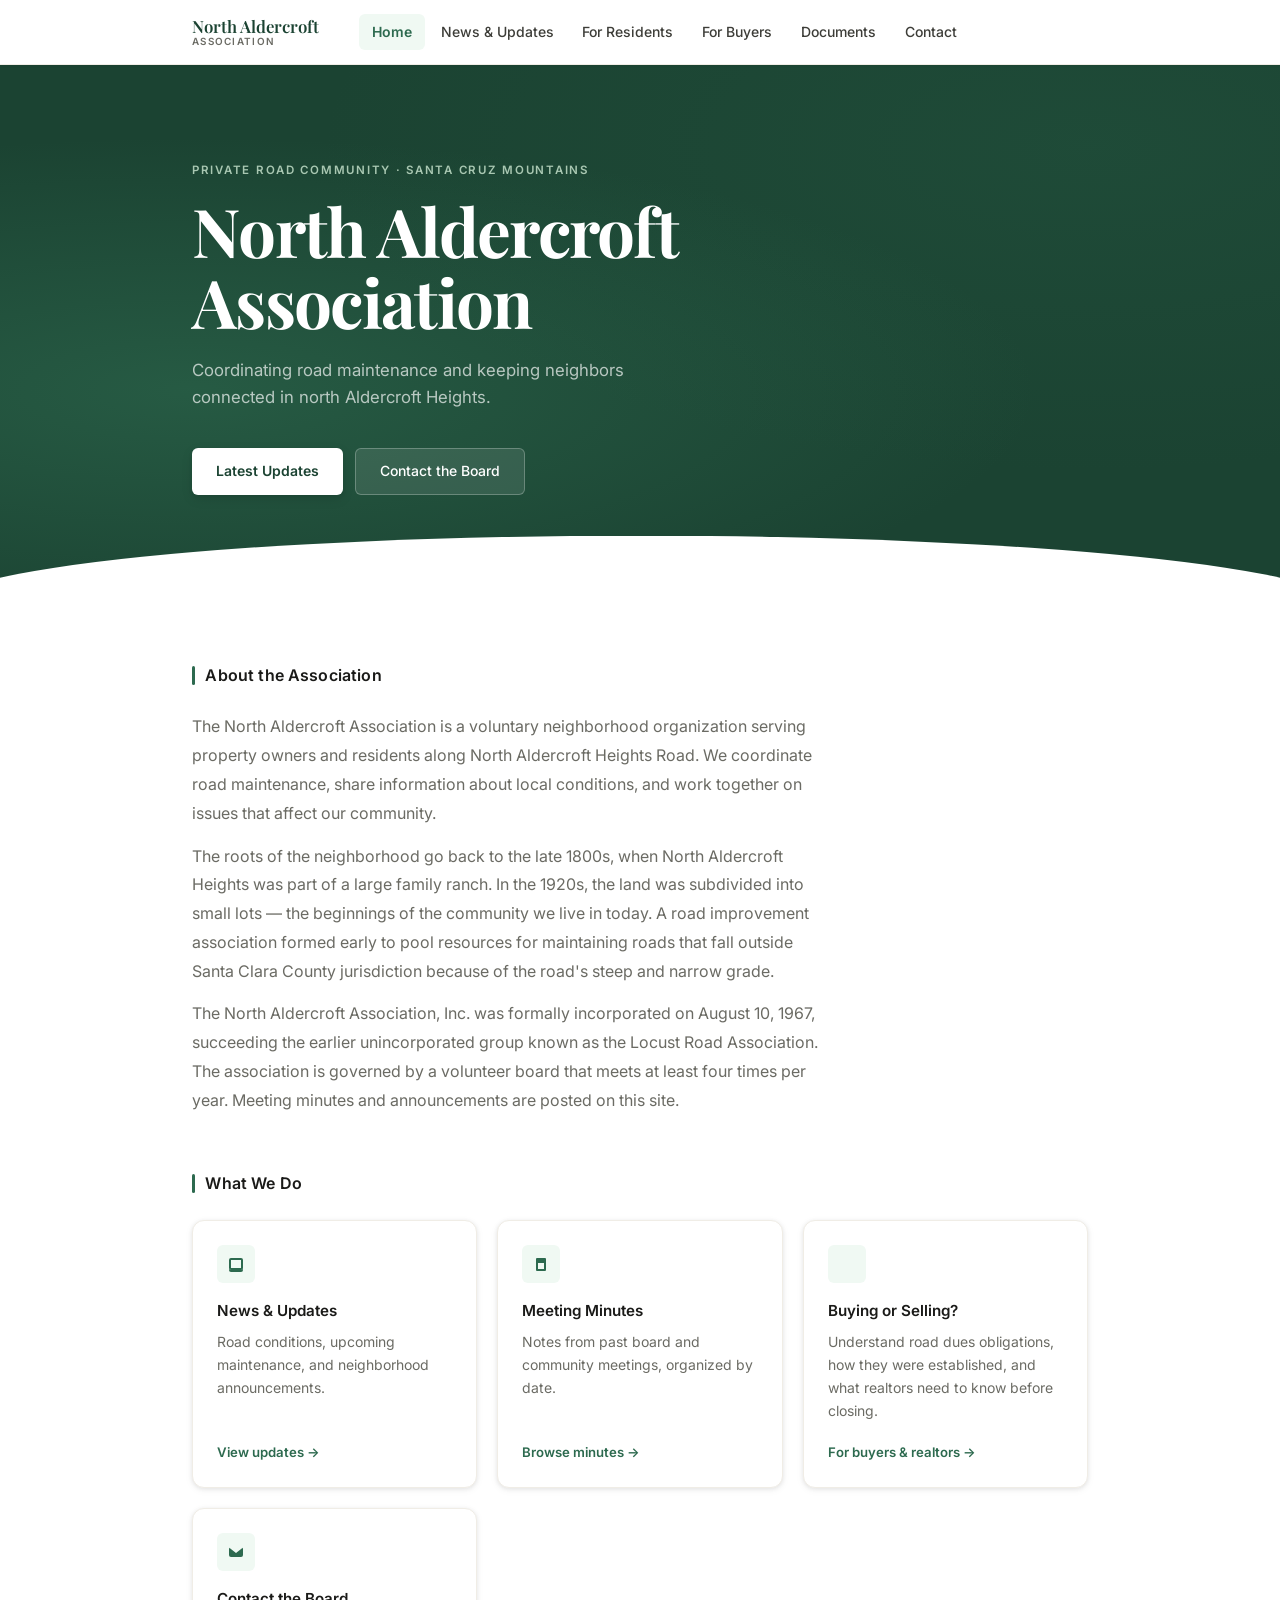
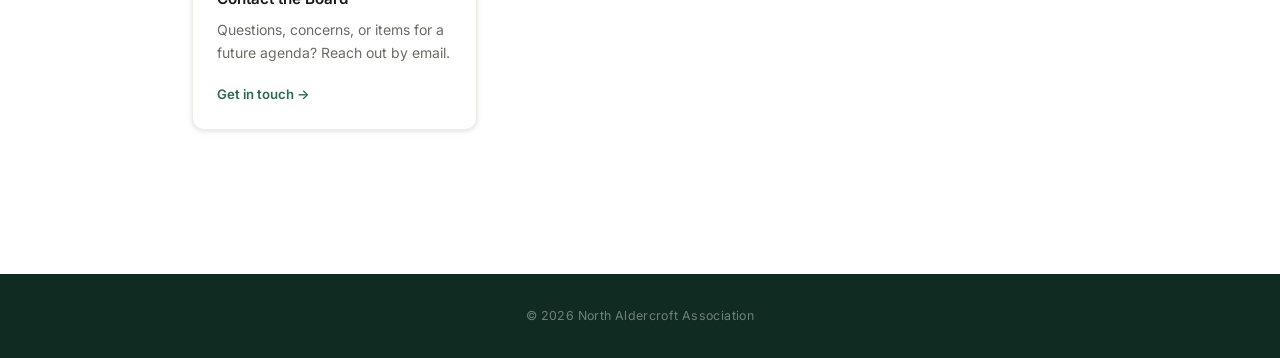
<file: index.html>
<!DOCTYPE html>
<html lang="en">
<head>
  <meta charset="UTF-8">
  <meta name="viewport" content="width=device-width, initial-scale=1.0">
  <title>North Aldercroft Association</title>
  <link rel="stylesheet" href="css/style.css">
</head>
<body>

<header class="site-header">
  <div class="header-inner">
    <a class="logo" href="index.html">
      <span class="logo-primary">North Aldercroft</span>
      <span class="logo-secondary">Association</span>
    </a>
    <nav aria-label="Main navigation">
      <ul>
        <li><a href="index.html" aria-current="page">Home</a></li>
        <li><a href="news.html">News &amp; Updates</a></li>
        <li><a href="residents.html">For Residents</a></li>
        <li><a href="buyers.html">For Buyers</a></li>
        <li><a href="documents.html">Documents</a></li>
        <li><a href="contact.html">Contact</a></li>
      </ul>
    </nav>
    <button class="nav-toggle" aria-label="Open navigation" aria-expanded="false"><span></span><span></span><span></span></button>
  </div>
</header>

<section class="hero">
  <div class="hero-inner">
    <p class="hero-eyebrow">Private Road Community &middot; Santa Cruz Mountains</p>
    <h1>North Aldercroft<br>Association</h1>
    <p class="hero-sub">Coordinating road maintenance and keeping neighbors connected in north Aldercroft Heights.</p>
    <div class="hero-actions">
      <a href="news.html" class="btn-primary">Latest Updates</a>
      <a href="contact.html" class="btn-ghost">Contact the Board</a>
    </div>
  </div>
</section>

<main>

  <div class="section">
    <div class="section-label"><h2>About the Association</h2></div>
    <div class="about-body">
      <p>The North Aldercroft Association is a voluntary neighborhood organization serving property owners and residents along North Aldercroft Heights Road. We coordinate road maintenance, share information about local conditions, and work together on issues that affect our community.</p>
      <p>The roots of the neighborhood go back to the late 1800s, when North Aldercroft Heights was part of a large family ranch. In the 1920s, the land was subdivided into small lots — the beginnings of the community we live in today. A road improvement association formed early to pool resources for maintaining roads that fall outside Santa Clara County jurisdiction because of the road's steep and narrow grade.</p>
      <p>The North Aldercroft Association, Inc. was formally incorporated on August 10, 1967, succeeding the earlier unincorporated group known as the Locust Road Association. The association is governed by a volunteer board that meets at least four times per year. Meeting minutes and announcements are posted on this site.</p>
    </div>
  </div>

  <div class="section">
    <div class="section-label"><h2>What We Do</h2></div>
    <div class="card-grid">
      <div class="card">
        <div class="card-icon card-icon-news" aria-hidden="true"></div>
        <h3>News &amp; Updates</h3>
        <p>Road conditions, upcoming maintenance, and neighborhood announcements.</p>
        <a href="news.html" class="card-link">View updates &rarr;</a>
      </div>
      <div class="card">
        <div class="card-icon card-icon-minutes" aria-hidden="true"></div>
        <h3>Meeting Minutes</h3>
        <p>Notes from past board and community meetings, organized by date.</p>
        <a href="news.html#minutes" class="card-link">Browse minutes &rarr;</a>
      </div>
      <div class="card">
        <div class="card-icon card-icon-buyers" aria-hidden="true"></div>
        <h3>Buying or Selling?</h3>
        <p>Understand road dues obligations, how they were established, and what realtors need to know before closing.</p>
        <a href="buyers.html" class="card-link">For buyers &amp; realtors &rarr;</a>
      </div>
      <div class="card">
        <div class="card-icon card-icon-contact" aria-hidden="true"></div>
        <h3>Contact the Board</h3>
        <p>Questions, concerns, or items for a future agenda? Reach out by email.</p>
        <a href="contact.html" class="card-link">Get in touch &rarr;</a>
      </div>
    </div>
  </div>

</main>

<footer>
  &copy; <script>document.write(new Date().getFullYear())</script> North Aldercroft Association
</footer>

<script src="js/nav.js"></script>
</body>
</html>
</file>
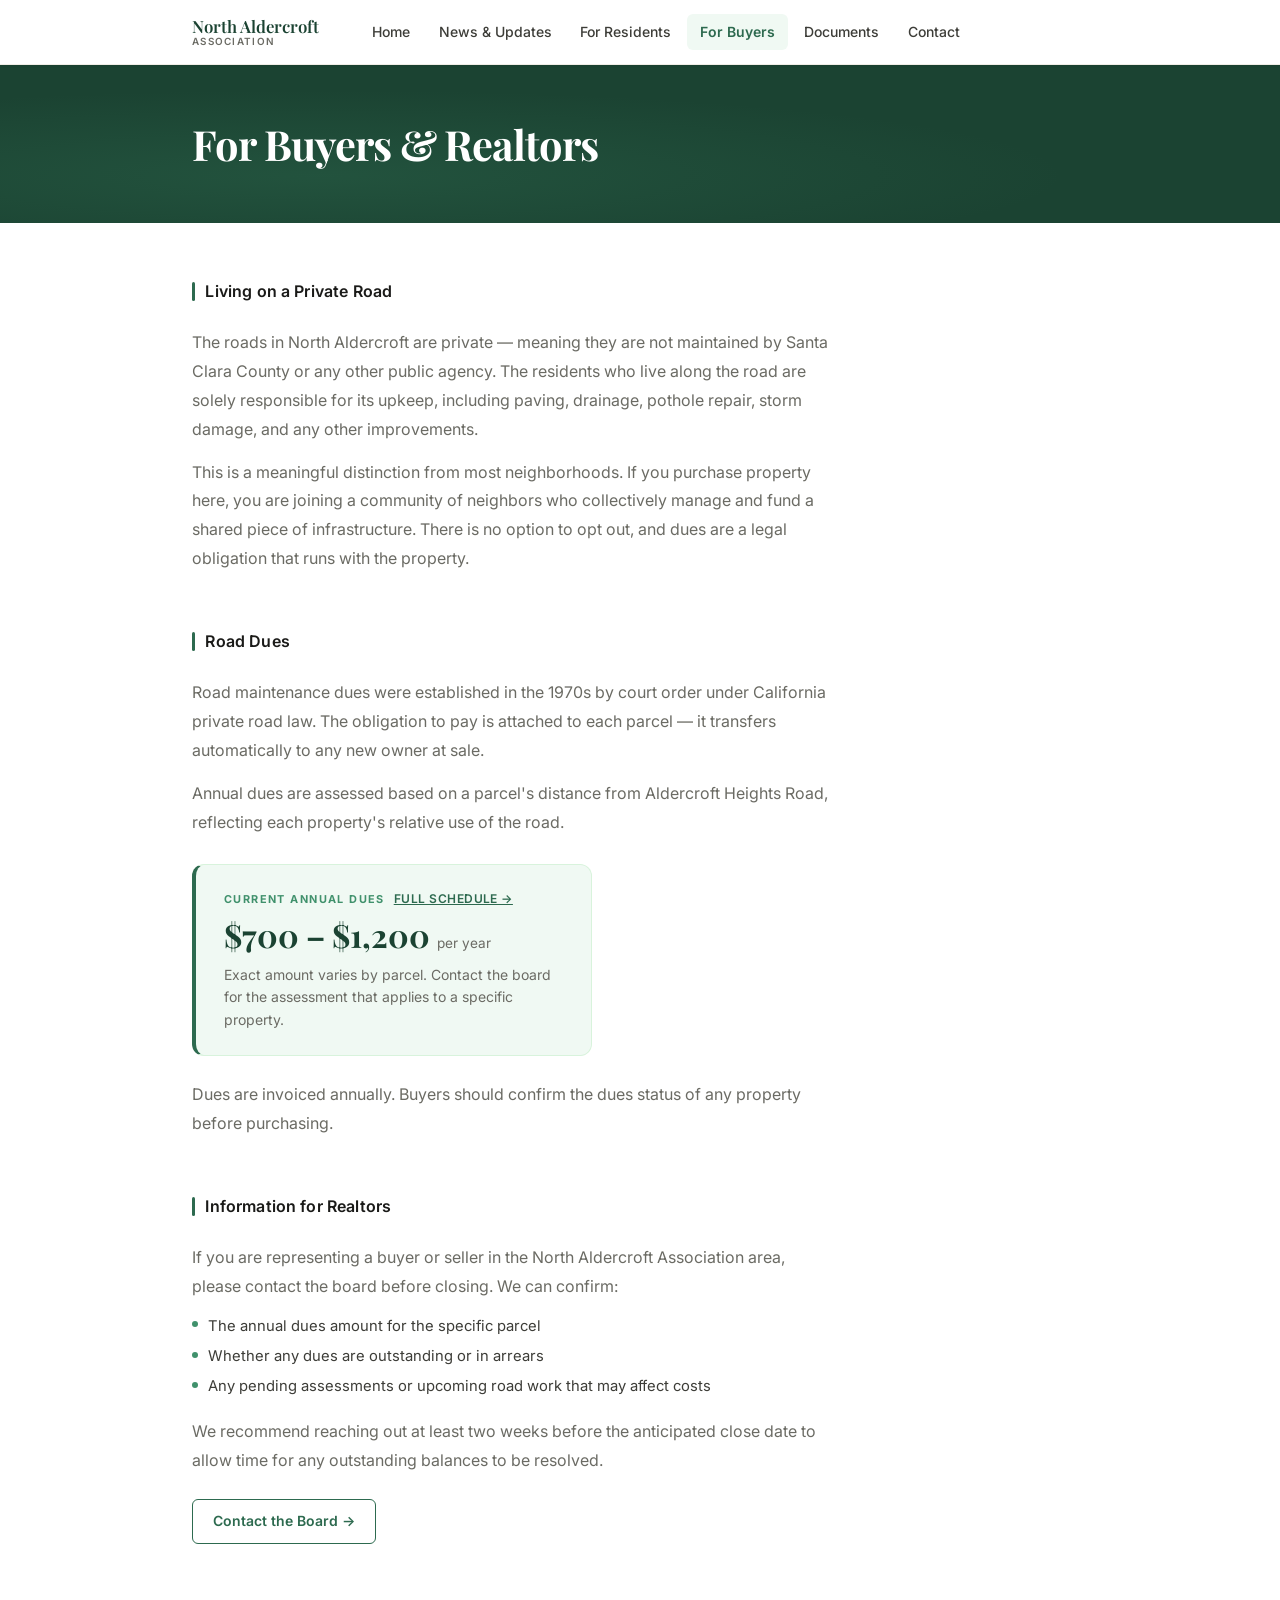
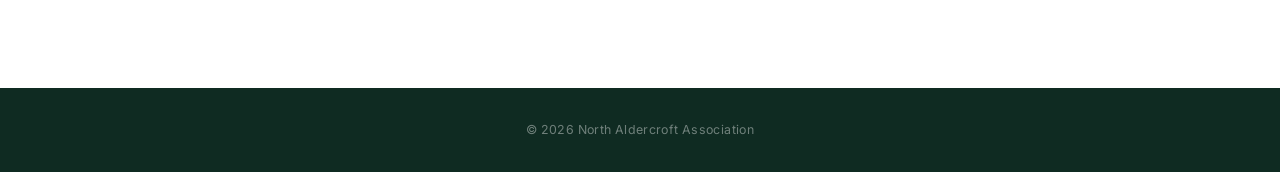
<file: buyers.html>
<!DOCTYPE html>
<html lang="en">
<head>
  <meta charset="UTF-8">
  <meta name="viewport" content="width=device-width, initial-scale=1.0">
  <title>For Buyers &amp; Realtors — North Aldercroft Association</title>
  <link rel="stylesheet" href="css/style.css">
</head>
<body>

<header class="site-header">
  <div class="header-inner">
    <a class="logo" href="index.html">
      <span class="logo-primary">North Aldercroft</span>
      <span class="logo-secondary">Association</span>
    </a>
    <nav aria-label="Main navigation">
      <ul>
        <li><a href="index.html">Home</a></li>
        <li><a href="news.html">News &amp; Updates</a></li>
        <li><a href="residents.html">For Residents</a></li>
        <li><a href="buyers.html" aria-current="page">For Buyers</a></li>
        <li><a href="documents.html">Documents</a></li>
        <li><a href="contact.html">Contact</a></li>
      </ul>
    </nav>
    <button class="nav-toggle" aria-label="Open navigation" aria-expanded="false"><span></span><span></span><span></span></button>
  </div>
</header>

<section class="page-header">
  <div class="page-header-inner">
    <h1>For Buyers &amp; Realtors</h1>
  </div>
</section>

<main>

  <div class="section">
    <div class="section-label"><h2>Living on a Private Road</h2></div>
    <div class="prose">
      <p>The roads in North Aldercroft are private — meaning they are not maintained by Santa Clara County or any other public agency. The residents who live along the road are solely responsible for its upkeep, including paving, drainage, pothole repair, storm damage, and any other improvements.</p>
      <p>This is a meaningful distinction from most neighborhoods. If you purchase property here, you are joining a community of neighbors who collectively manage and fund a shared piece of infrastructure. There is no option to opt out, and dues are a legal obligation that runs with the property.</p>
    </div>
  </div>

  <div class="section">
    <div class="section-label"><h2>Road Dues</h2></div>
    <div class="prose">
      <p>Road maintenance dues were established in the 1970s by court order under California private road law. The obligation to pay is attached to each parcel — it transfers automatically to any new owner at sale.</p>
      <p>Annual dues are assessed based on a parcel's distance from Aldercroft Heights Road, reflecting each property's relative use of the road.</p>
    </div>

    <div class="callout">
      <div class="callout-label">Current annual dues &nbsp;<a href="docs/dues-structure.html" style="font-weight:600;color:var(--forest-700);font-size:0.75rem;letter-spacing:0.04em;">Full schedule &rarr;</a></div>
      <div class="callout-amount">$700 – $1,200 <span>per year</span></div>
      <p>Exact amount varies by parcel. Contact the board for the assessment that applies to a specific property.</p>
    </div>

    <div class="prose" style="margin-top: 1.5rem;">
      <p>Dues are invoiced annually. Buyers should confirm the dues status of any property before purchasing.</p>
    </div>
  </div>

  <div class="section">
    <div class="section-label"><h2>Information for Realtors</h2></div>
    <div class="prose">
      <p>If you are representing a buyer or seller in the North Aldercroft Association area, please contact the board before closing. We can confirm:</p>
    </div>
    <ul class="info-list">
      <li>The annual dues amount for the specific parcel</li>
      <li>Whether any dues are outstanding or in arrears</li>
      <li>Any pending assessments or upcoming road work that may affect costs</li>
    </ul>
    <div class="prose" style="margin-top: 1.25rem;">
      <p>We recommend reaching out at least two weeks before the anticipated close date to allow time for any outstanding balances to be resolved.</p>
    </div>
    <a href="contact.html" class="btn-outline">Contact the Board &rarr;</a>
  </div>

</main>

<footer>
  &copy; <script>document.write(new Date().getFullYear())</script> North Aldercroft Association
</footer>

<script src="js/nav.js"></script>
</body>
</html>
</file>
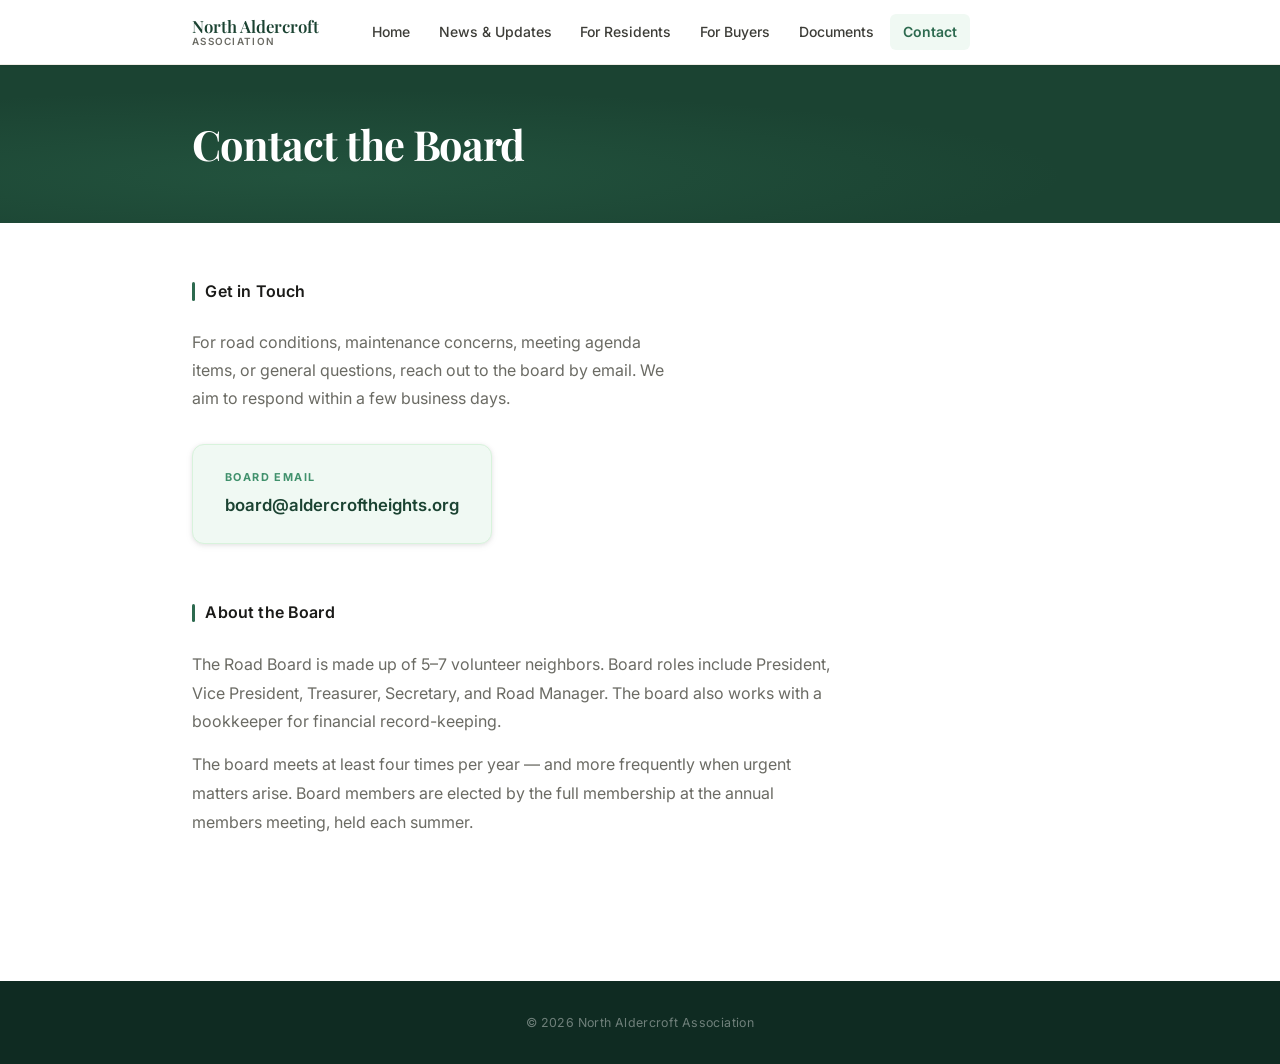
<file: contact.html>
<!DOCTYPE html>
<html lang="en">
<head>
  <meta charset="UTF-8">
  <meta name="viewport" content="width=device-width, initial-scale=1.0">
  <title>Contact — North Aldercroft Association</title>
  <link rel="stylesheet" href="css/style.css">
</head>
<body>

<header class="site-header">
  <div class="header-inner">
    <a class="logo" href="index.html">
      <span class="logo-primary">North Aldercroft</span>
      <span class="logo-secondary">Association</span>
    </a>
    <nav aria-label="Main navigation">
      <ul>
        <li><a href="index.html">Home</a></li>
        <li><a href="news.html">News &amp; Updates</a></li>
        <li><a href="residents.html">For Residents</a></li>
        <li><a href="buyers.html">For Buyers</a></li>
        <li><a href="documents.html">Documents</a></li>
        <li><a href="contact.html" aria-current="page">Contact</a></li>
      </ul>
    </nav>
    <button class="nav-toggle" aria-label="Open navigation" aria-expanded="false"><span></span><span></span><span></span></button>
  </div>
</header>

<section class="page-header">
  <div class="page-header-inner">
    <h1>Contact the Board</h1>
  </div>
</section>

<main>

  <div class="section">
    <div class="section-label"><h2>Get in Touch</h2></div>
    <p class="contact-intro">For road conditions, maintenance concerns, meeting agenda items, or general questions, reach out to the board by email. We aim to respond within a few business days.</p>
    <div class="contact-card">
      <div class="label">Board email</div>
      <a href="mailto:board@aldercroftheights.org">board@aldercroftheights.org</a>
    </div>
  </div>

  <div class="section">
    <div class="section-label"><h2>About the Board</h2></div>
    <div class="prose">
      <p>The Road Board is made up of 5–7 volunteer neighbors. Board roles include President, Vice President, Treasurer, Secretary, and Road Manager. The board also works with a bookkeeper for financial record-keeping.</p>
      <p>The board meets at least four times per year — and more frequently when urgent matters arise. Board members are elected by the full membership at the annual members meeting, held each summer.</p>
    </div>
  </div>

</main>

<footer>
  &copy; <script>document.write(new Date().getFullYear())</script> North Aldercroft Association
</footer>

<script src="js/nav.js"></script>
</body>
</html>
</file>
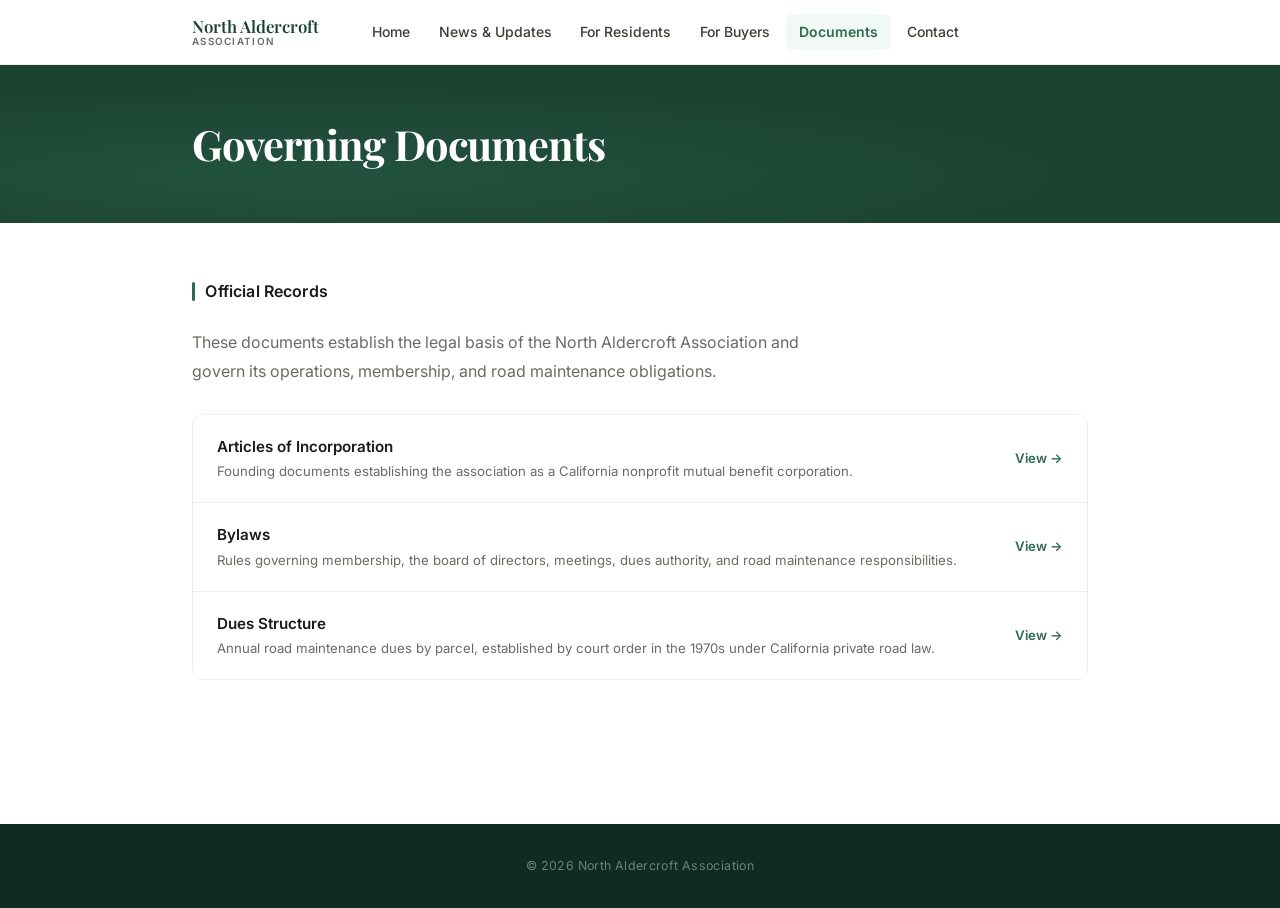
<file: documents.html>
<!DOCTYPE html>
<html lang="en">
<head>
  <meta charset="UTF-8">
  <meta name="viewport" content="width=device-width, initial-scale=1.0">
  <title>Documents — North Aldercroft Association</title>
  <link rel="stylesheet" href="css/style.css">
</head>
<body>

<header class="site-header">
  <div class="header-inner">
    <a class="logo" href="index.html">
      <span class="logo-primary">North Aldercroft</span>
      <span class="logo-secondary">Association</span>
    </a>
    <nav aria-label="Main navigation">
      <ul>
        <li><a href="index.html">Home</a></li>
        <li><a href="news.html">News &amp; Updates</a></li>
        <li><a href="residents.html">For Residents</a></li>
        <li><a href="buyers.html">For Buyers</a></li>
        <li><a href="documents.html" aria-current="page">Documents</a></li>
        <li><a href="contact.html">Contact</a></li>
      </ul>
    </nav>
    <button class="nav-toggle" aria-label="Open navigation" aria-expanded="false"><span></span><span></span><span></span></button>
  </div>
</header>

<section class="page-header">
  <div class="page-header-inner">
    <h1>Governing Documents</h1>
  </div>
</section>

<main>

  <div class="section">
    <div class="section-label"><h2>Official Records</h2></div>
    <p class="prose" style="margin-bottom: 1.75rem;">These documents establish the legal basis of the North Aldercroft Association and govern its operations, membership, and road maintenance obligations.</p>

    <ul class="doc-list">
      <li>
        <div class="doc-info">
          <h3>Articles of Incorporation</h3>
          <p>Founding documents establishing the association as a California nonprofit mutual benefit corporation.</p>
        </div>
        <a href="docs/articles.html" class="doc-link">View &rarr;</a>
      </li>
      <li>
        <div class="doc-info">
          <h3>Bylaws</h3>
          <p>Rules governing membership, the board of directors, meetings, dues authority, and road maintenance responsibilities.</p>
        </div>
        <a href="docs/bylaws.html" class="doc-link">View &rarr;</a>
      </li>
      <li>
        <div class="doc-info">
          <h3>Dues Structure</h3>
          <p>Annual road maintenance dues by parcel, established by court order in the 1970s under California private road law.</p>
        </div>
        <a href="docs/dues-structure.html" class="doc-link">View &rarr;</a>
      </li>
    </ul>
  </div>

</main>

<footer>
  &copy; <script>document.write(new Date().getFullYear())</script> North Aldercroft Association
</footer>

<script src="js/nav.js"></script>
</body>
</html>
</file>
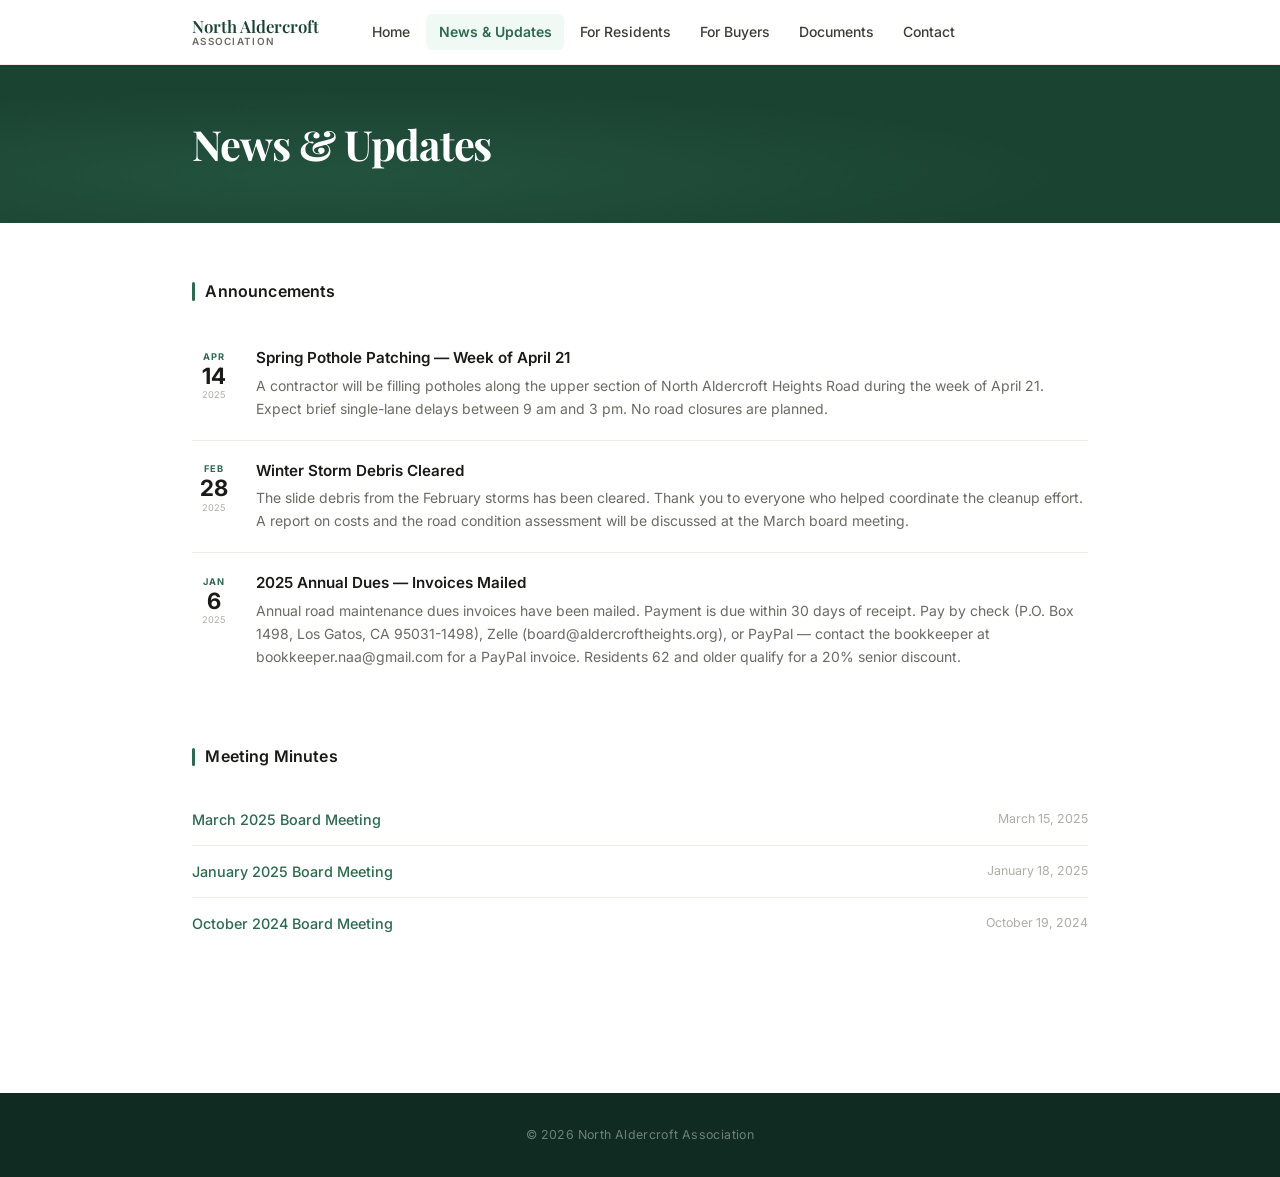
<file: news.html>
<!DOCTYPE html>
<html lang="en">
<head>
  <meta charset="UTF-8">
  <meta name="viewport" content="width=device-width, initial-scale=1.0">
  <title>News &amp; Updates — North Aldercroft Association</title>
  <link rel="stylesheet" href="css/style.css">
</head>
<body>

<header class="site-header">
  <div class="header-inner">
    <a class="logo" href="index.html">
      <span class="logo-primary">North Aldercroft</span>
      <span class="logo-secondary">Association</span>
    </a>
    <nav aria-label="Main navigation">
      <ul>
        <li><a href="index.html">Home</a></li>
        <li><a href="news.html" aria-current="page">News &amp; Updates</a></li>
        <li><a href="residents.html">For Residents</a></li>
        <li><a href="buyers.html">For Buyers</a></li>
        <li><a href="documents.html">Documents</a></li>
        <li><a href="contact.html">Contact</a></li>
      </ul>
    </nav>
    <button class="nav-toggle" aria-label="Open navigation" aria-expanded="false"><span></span><span></span><span></span></button>
  </div>
</header>

<section class="page-header">
  <div class="page-header-inner">
    <h1>News &amp; Updates</h1>
  </div>
</section>

<main>

  <div class="section">
    <div class="section-label"><h2>Announcements</h2></div>
    <!-- Add new announcements at the top of this list -->
    <ul class="announcement-list">

      <li>
        <div class="ann-date-badge">
          <span class="month">Apr</span>
          <span class="day">14</span>
          <span class="year">2025</span>
        </div>
        <div class="ann-content">
          <div class="ann-title">Spring Pothole Patching — Week of April 21</div>
          <div class="ann-body">A contractor will be filling potholes along the upper section of North Aldercroft Heights Road during the week of April 21. Expect brief single-lane delays between 9 am and 3 pm. No road closures are planned.</div>
        </div>
      </li>

      <li>
        <div class="ann-date-badge">
          <span class="month">Feb</span>
          <span class="day">28</span>
          <span class="year">2025</span>
        </div>
        <div class="ann-content">
          <div class="ann-title">Winter Storm Debris Cleared</div>
          <div class="ann-body">The slide debris from the February storms has been cleared. Thank you to everyone who helped coordinate the cleanup effort. A report on costs and the road condition assessment will be discussed at the March board meeting.</div>
        </div>
      </li>

      <li>
        <div class="ann-date-badge">
          <span class="month">Jan</span>
          <span class="day">6</span>
          <span class="year">2025</span>
        </div>
        <div class="ann-content">
          <div class="ann-title">2025 Annual Dues — Invoices Mailed</div>
          <div class="ann-body">Annual road maintenance dues invoices have been mailed. Payment is due within 30 days of receipt. Pay by check (P.O. Box 1498, Los Gatos, CA 95031-1498), Zelle (board@aldercroftheights.org), or PayPal — contact the bookkeeper at bookkeeper.naa@gmail.com for a PayPal invoice. Residents 62 and older qualify for a 20% senior discount.</div>
        </div>
      </li>

    </ul>
  </div>

  <div class="section" id="minutes">
    <div class="section-label"><h2>Meeting Minutes</h2></div>
    <ul class="minutes-list" id="minutes-list">
      <li id="minutes-loading">Loading minutes&hellip;</li>
    </ul>
  </div>

</main>

<footer>
  &copy; <script>document.write(new Date().getFullYear())</script> North Aldercroft Association
</footer>

<script src="minutes/index.js"></script>
<script>
  (function () {
    var list = document.getElementById('minutes-list');
    var loading = document.getElementById('minutes-loading');

    if (!window.MINUTES_INDEX || window.MINUTES_INDEX.length === 0) {
      loading.textContent = 'No minutes posted yet.';
      return;
    }

    list.removeChild(loading);

    window.MINUTES_INDEX.forEach(function (m) {
      var d = new Date(m.date + 'T12:00:00');
      var label = d.toLocaleDateString('en-US', { year: 'numeric', month: 'long', day: 'numeric' });
      var li = document.createElement('li');
      li.innerHTML =
        '<a href="minutes/' + m.file + '">' + m.label + '</a>' +
        '<span class="date">' + label + '</span>';
      list.appendChild(li);
    });
  })();
</script>

<script src="js/nav.js"></script>
</body>
</html>
</file>
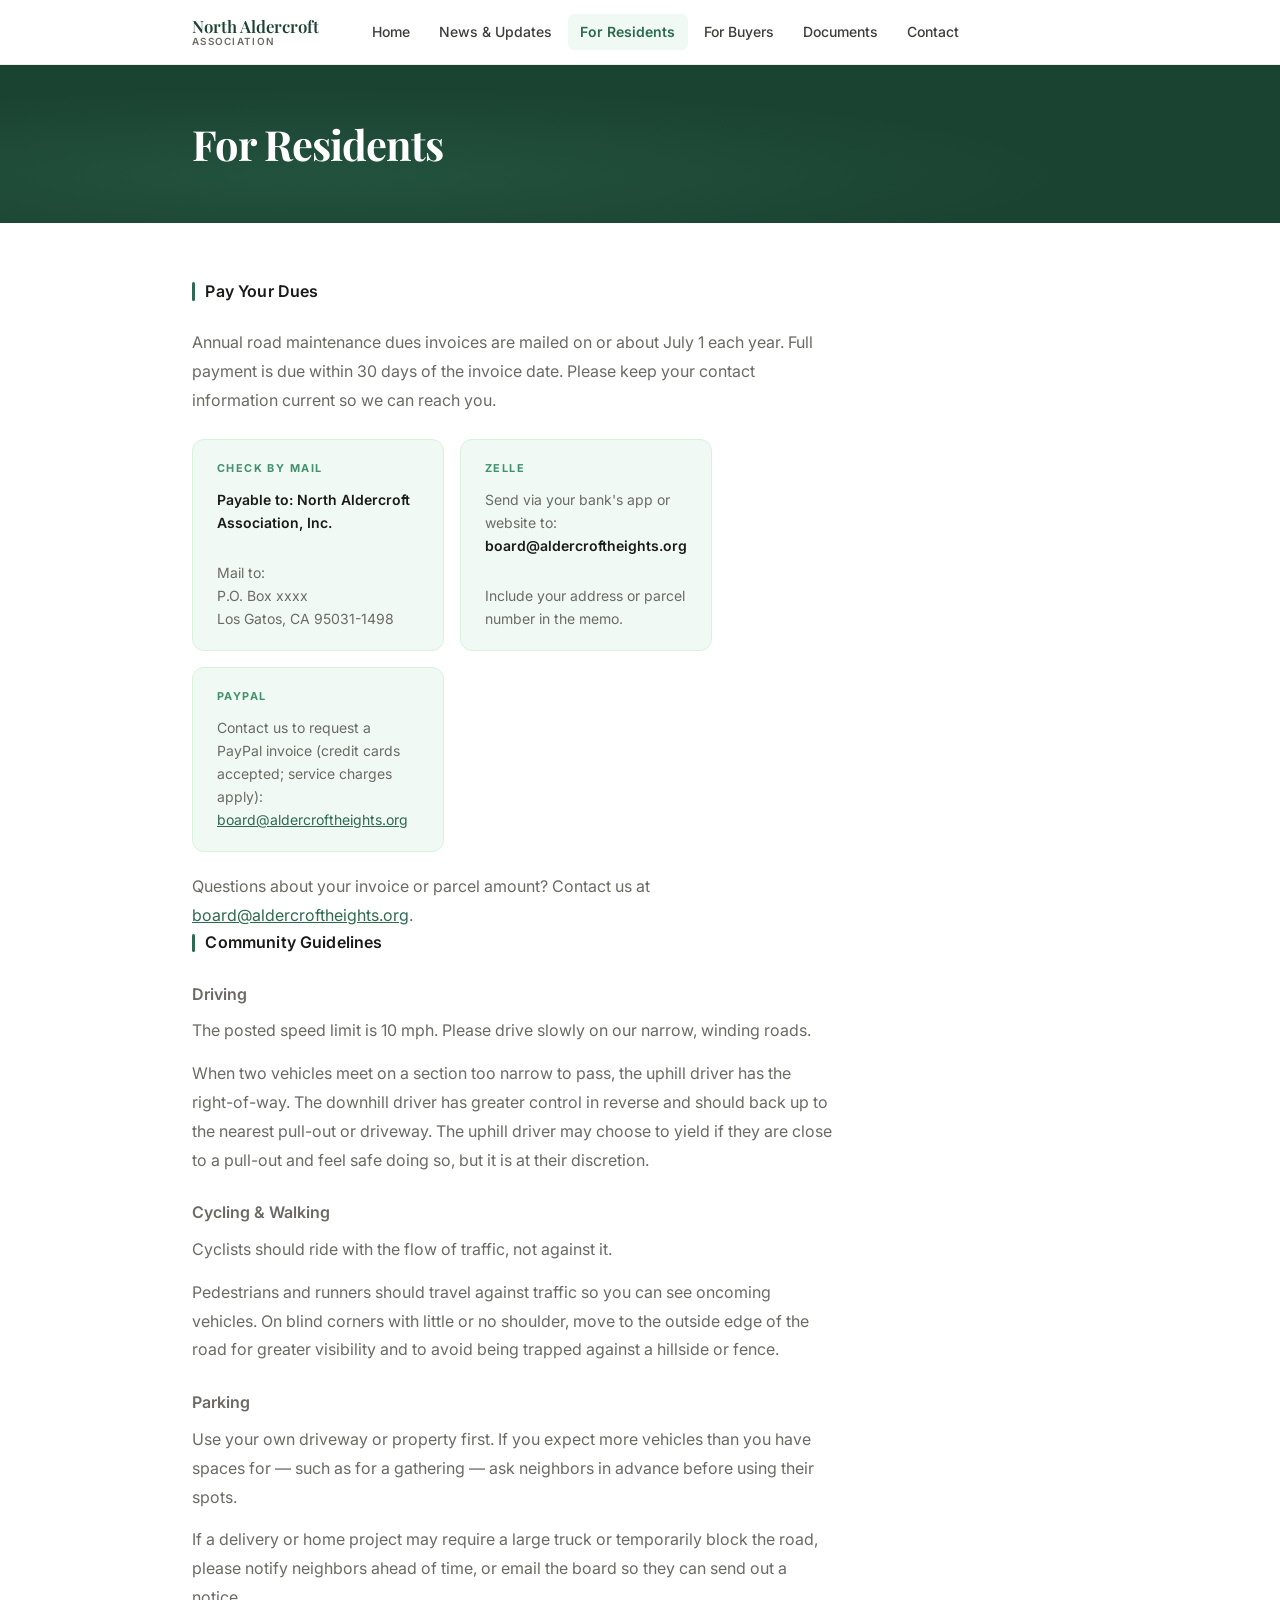
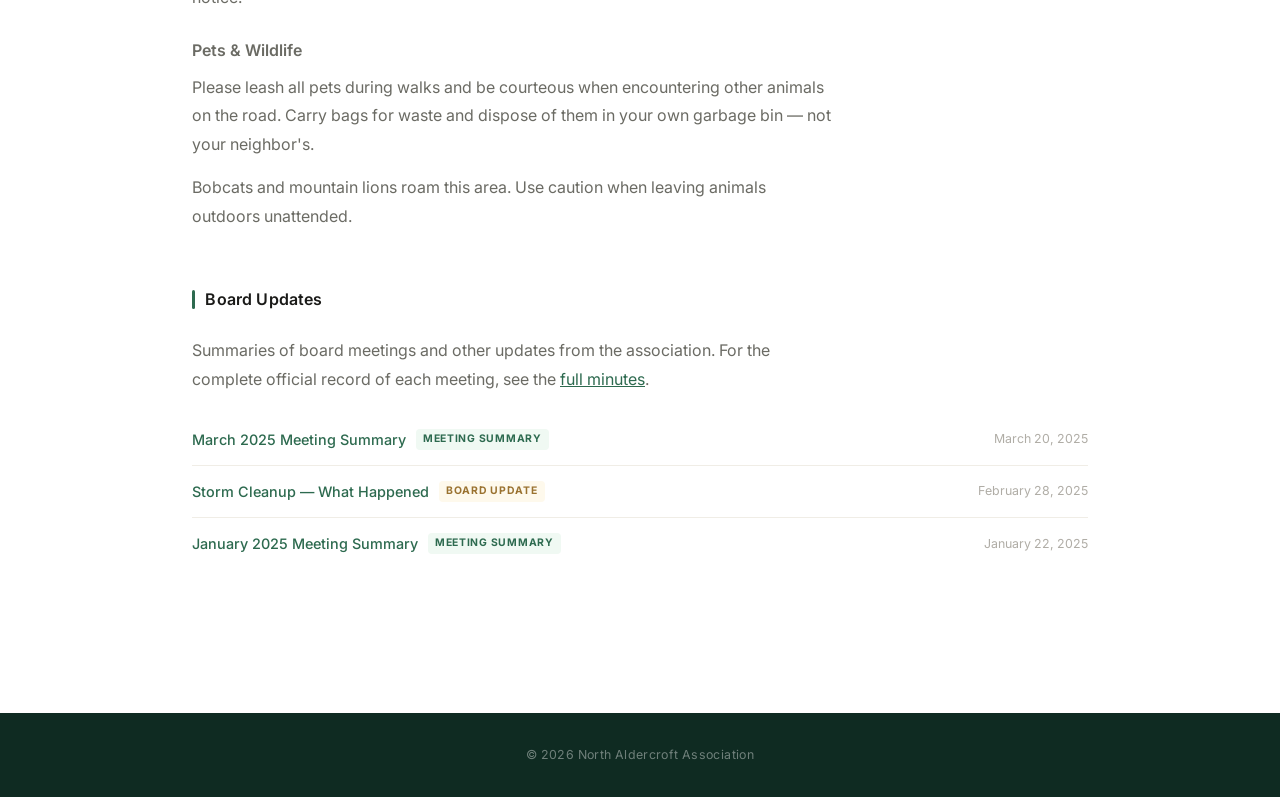
<file: residents.html>
<!DOCTYPE html>
<html lang="en">
<head>
  <meta charset="UTF-8">
  <meta name="viewport" content="width=device-width, initial-scale=1.0">
  <title>For Residents — North Aldercroft Association</title>
  <link rel="stylesheet" href="css/style.css">
</head>
<body>

<header class="site-header">
  <div class="header-inner">
    <a class="logo" href="index.html">
      <span class="logo-primary">North Aldercroft</span>
      <span class="logo-secondary">Association</span>
    </a>
    <nav aria-label="Main navigation">
      <ul>
        <li><a href="index.html">Home</a></li>
        <li><a href="news.html">News &amp; Updates</a></li>
        <li><a href="residents.html" aria-current="page">For Residents</a></li>
        <li><a href="buyers.html">For Buyers</a></li>
        <li><a href="documents.html">Documents</a></li>
        <li><a href="contact.html">Contact</a></li>
      </ul>
    </nav>
    <button class="nav-toggle" aria-label="Open navigation" aria-expanded="false"><span></span><span></span><span></span></button>
  </div>
</header>

<section class="page-header">
  <div class="page-header-inner">
    <h1>For Residents</h1>
  </div>
</section>

<main>

  <div class="section">
    <div class="section-label"><h2>Pay Your Dues</h2></div>
    <p class="prose" style="margin-bottom: 1.5rem;">Annual road maintenance dues invoices are mailed on or about July 1 each year. Full payment is due within 30 days of the invoice date. Please keep your contact information current so we can reach you.</p>
  
    <div class="payment-methods">
      <div class="payment-method">
        <div class="pm-label">Check by mail</div>
        <div class="pm-detail">
          <strong>Payable to: North Aldercroft Association, Inc.</strong><br>
          Mail to:<br>
          P.O. Box xxxx<br>
          Los Gatos, CA 95031-1498
        </div>
      </div>
      <div class="payment-method">
        <div class="pm-label">Zelle</div>
        <div class="pm-detail">
          Send via your bank's app or website to:<br>
          <strong>board@aldercroftheights.org</strong><br>
          Include your address or parcel number in the memo.
        </div>
      </div>
      <div class="payment-method">
        <div class="pm-label">PayPal</div>
        <div class="pm-detail">
          Contact us to request a PayPal invoice (credit cards accepted; service charges apply):<br>
          <a href="mailto:board@aldercroftheights.org" style="color:var(--forest-700)">board@aldercroftheights.org</a><br>
        </div>
      </div>
    </div>

    <p class="prose" style="margin-top: 1.25rem;">Questions about your invoice or parcel amount? Contact us at <a href="board@aldercroftheights.org" style="color:var(--forest-700)">board@aldercroftheights.org</a>.
  <div class="section">
    <div class="section-label"><h2>Community Guidelines</h2></div>

    <div class="prose" style="margin-bottom: 1.5rem;">
      <h3 style="font-size: 1rem; font-weight: 600; margin-bottom: 0.5rem;">Driving</h3>
      <p>The posted speed limit is 10 mph. Please drive slowly on our narrow, winding roads.</p>
      <p>When two vehicles meet on a section too narrow to pass, the uphill driver has the right-of-way. The downhill driver has greater control in reverse and should back up to the nearest pull-out or driveway. The uphill driver may choose to yield if they are close to a pull-out and feel safe doing so, but it is at their discretion.</p>
    </div>

    <div class="prose" style="margin-bottom: 1.5rem;">
      <h3 style="font-size: 1rem; font-weight: 600; margin-bottom: 0.5rem;">Cycling &amp; Walking</h3>
      <p>Cyclists should ride with the flow of traffic, not against it.</p>
      <p>Pedestrians and runners should travel against traffic so you can see oncoming vehicles. On blind corners with little or no shoulder, move to the outside edge of the road for greater visibility and to avoid being trapped against a hillside or fence.</p>
    </div>

    <div class="prose" style="margin-bottom: 1.5rem;">
      <h3 style="font-size: 1rem; font-weight: 600; margin-bottom: 0.5rem;">Parking</h3>
      <p>Use your own driveway or property first. If you expect more vehicles than you have spaces for — such as for a gathering — ask neighbors in advance before using their spots.</p>
      <p>If a delivery or home project may require a large truck or temporarily block the road, please notify neighbors ahead of time, or email the board so they can send out a notice.</p>
    </div>

    <div class="prose" style="margin-bottom: 1.5rem;">
      <h3 style="font-size: 1rem; font-weight: 600; margin-bottom: 0.5rem;">Pets &amp; Wildlife</h3>
      <p>Please leash all pets during walks and be courteous when encountering other animals on the road. Carry bags for waste and dispose of them in your own garbage bin — not your neighbor's.</p>
      <p>Bobcats and mountain lions roam this area. Use caution when leaving animals outdoors unattended.</p>
    </div>
  </div>

  <div class="section">
    <div class="section-label"><h2>Board Updates</h2></div>
    <p class="prose" style="margin-bottom: 1.25rem;">Summaries of board meetings and other updates from the association. For the complete official record of each meeting, see the <a href="news.html#minutes" style="color:var(--forest-700)">full minutes</a>.</p>
    <ul class="updates-list" id="updates-list">
      <li id="updates-loading">Loading updates&hellip;</li>
    </ul>
  </div>

</main>

<footer>
  &copy; <script>document.write(new Date().getFullYear())</script> North Aldercroft Association
</footer>

<script src="updates/index.js"></script>
<script>
  (function () {
    var list = document.getElementById('updates-list');
    var loading = document.getElementById('updates-loading');

    if (!window.UPDATES_INDEX || window.UPDATES_INDEX.length === 0) {
      loading.textContent = 'No updates posted yet.';
      return;
    }

    list.removeChild(loading);

    var typeLabels = { summary: 'Meeting Summary', update: 'Board Update' };

    window.UPDATES_INDEX.forEach(function (u) {
      var d = new Date(u.date + 'T12:00:00');
      var dateLabel = d.toLocaleDateString('en-US', { year: 'numeric', month: 'long', day: 'numeric' });
      var tagClass = u.type === 'summary' ? 'update-tag-summary' : 'update-tag-update';
      var tagText  = typeLabels[u.type] || u.type;
      var li = document.createElement('li');
      li.innerHTML =
        '<div class="update-list-main">' +
          '<a href="updates/' + u.file + '">' + u.title + '</a>' +
          '<span class="update-tag ' + tagClass + '">' + tagText + '</span>' +
        '</div>' +
        '<span class="date">' + dateLabel + '</span>';
      list.appendChild(li);
    });
  })();
</script>

<script src="js/nav.js"></script>
</body>
</html>
</file>
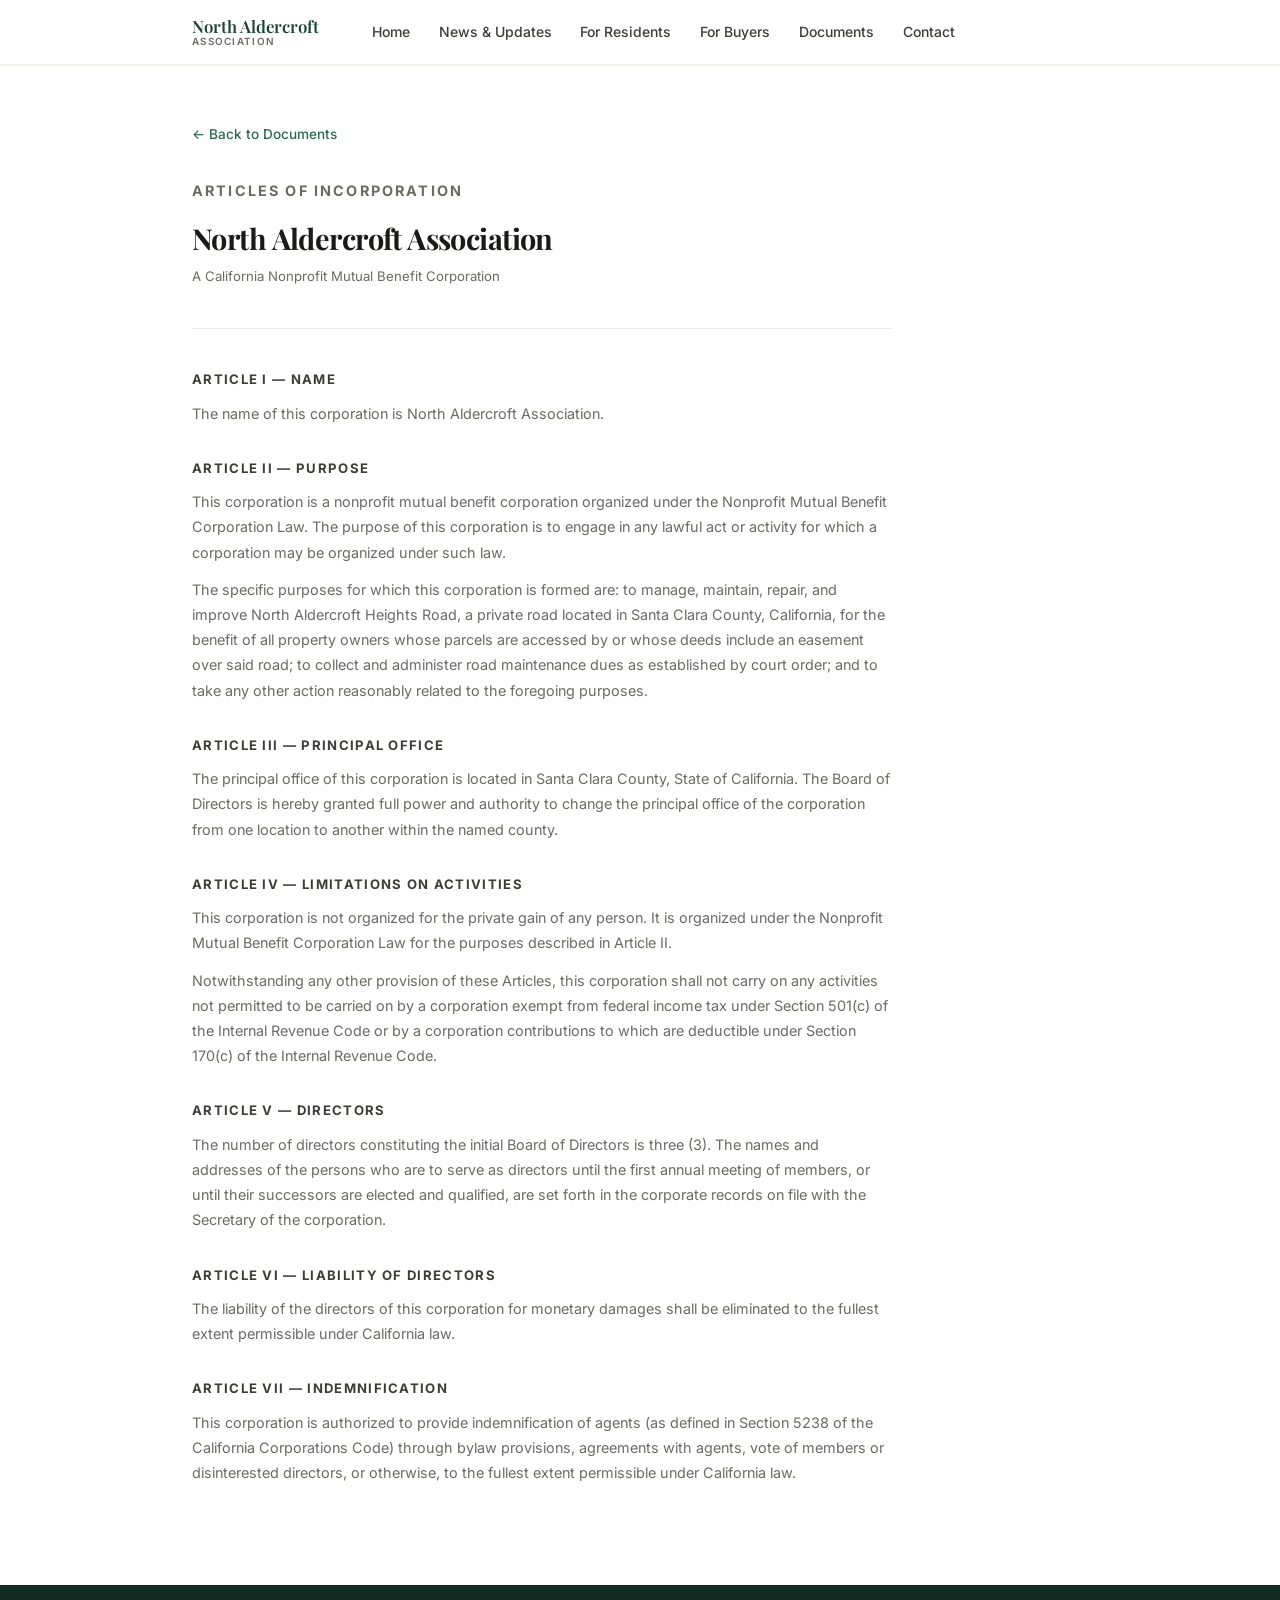
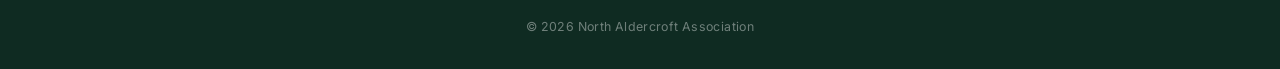
<file: docs/articles.html>
<!DOCTYPE html>
<html lang="en">
<head>
  <meta charset="UTF-8">
  <meta name="viewport" content="width=device-width, initial-scale=1.0">
  <title>Articles of Incorporation — North Aldercroft Association</title>
  <link rel="stylesheet" href="../css/style.css">
</head>
<body>

<header class="site-header">
  <div class="header-inner">
    <a class="logo" href="../index.html">
      <span class="logo-primary">North Aldercroft</span>
      <span class="logo-secondary">Association</span>
    </a>
    <nav aria-label="Main navigation">
      <ul>
        <li><a href="../index.html">Home</a></li>
        <li><a href="../news.html">News &amp; Updates</a></li>
        <li><a href="../residents.html">For Residents</a></li>
        <li><a href="../buyers.html">For Buyers</a></li>
        <li><a href="../documents.html">Documents</a></li>
        <li><a href="../contact.html">Contact</a></li>
      </ul>
    </nav>
    <button class="nav-toggle" aria-label="Open navigation" aria-expanded="false"><span></span><span></span><span></span></button>
  </div>
</header>

<main>
  <div class="legal-doc">

    <a class="back-link" href="../documents.html">&larr; Back to Documents</a>

    <div class="legal-doc-header">
      <p class="legal-doc-type">Articles of Incorporation</p>
      <h1>North Aldercroft Association</h1>
      <p class="meta">A California Nonprofit Mutual Benefit Corporation</p>
    </div>

    <h2>Article I — Name</h2>
    <p>The name of this corporation is North Aldercroft Association.</p>

    <h2>Article II — Purpose</h2>
    <p>This corporation is a nonprofit mutual benefit corporation organized under the Nonprofit Mutual Benefit Corporation Law. The purpose of this corporation is to engage in any lawful act or activity for which a corporation may be organized under such law.</p>
    <p>The specific purposes for which this corporation is formed are: to manage, maintain, repair, and improve North Aldercroft Heights Road, a private road located in Santa Clara County, California, for the benefit of all property owners whose parcels are accessed by or whose deeds include an easement over said road; to collect and administer road maintenance dues as established by court order; and to take any other action reasonably related to the foregoing purposes.</p>

    <h2>Article III — Principal Office</h2>
    <p>The principal office of this corporation is located in Santa Clara County, State of California. The Board of Directors is hereby granted full power and authority to change the principal office of the corporation from one location to another within the named county.</p>

    <h2>Article IV — Limitations on Activities</h2>
    <p>This corporation is not organized for the private gain of any person. It is organized under the Nonprofit Mutual Benefit Corporation Law for the purposes described in Article II.</p>
    <p>Notwithstanding any other provision of these Articles, this corporation shall not carry on any activities not permitted to be carried on by a corporation exempt from federal income tax under Section 501(c) of the Internal Revenue Code or by a corporation contributions to which are deductible under Section 170(c) of the Internal Revenue Code.</p>

    <h2>Article V — Directors</h2>
    <p>The number of directors constituting the initial Board of Directors is three (3). The names and addresses of the persons who are to serve as directors until the first annual meeting of members, or until their successors are elected and qualified, are set forth in the corporate records on file with the Secretary of the corporation.</p>

    <h2>Article VI — Liability of Directors</h2>
    <p>The liability of the directors of this corporation for monetary damages shall be eliminated to the fullest extent permissible under California law.</p>

    <h2>Article VII — Indemnification</h2>
    <p>This corporation is authorized to provide indemnification of agents (as defined in Section 5238 of the California Corporations Code) through bylaw provisions, agreements with agents, vote of members or disinterested directors, or otherwise, to the fullest extent permissible under California law.</p>

  </div>
</main>

<footer>
  &copy; <script>document.write(new Date().getFullYear())</script> North Aldercroft Association
</footer>

<script src="../js/nav.js"></script>
</body>
</html>
</file>
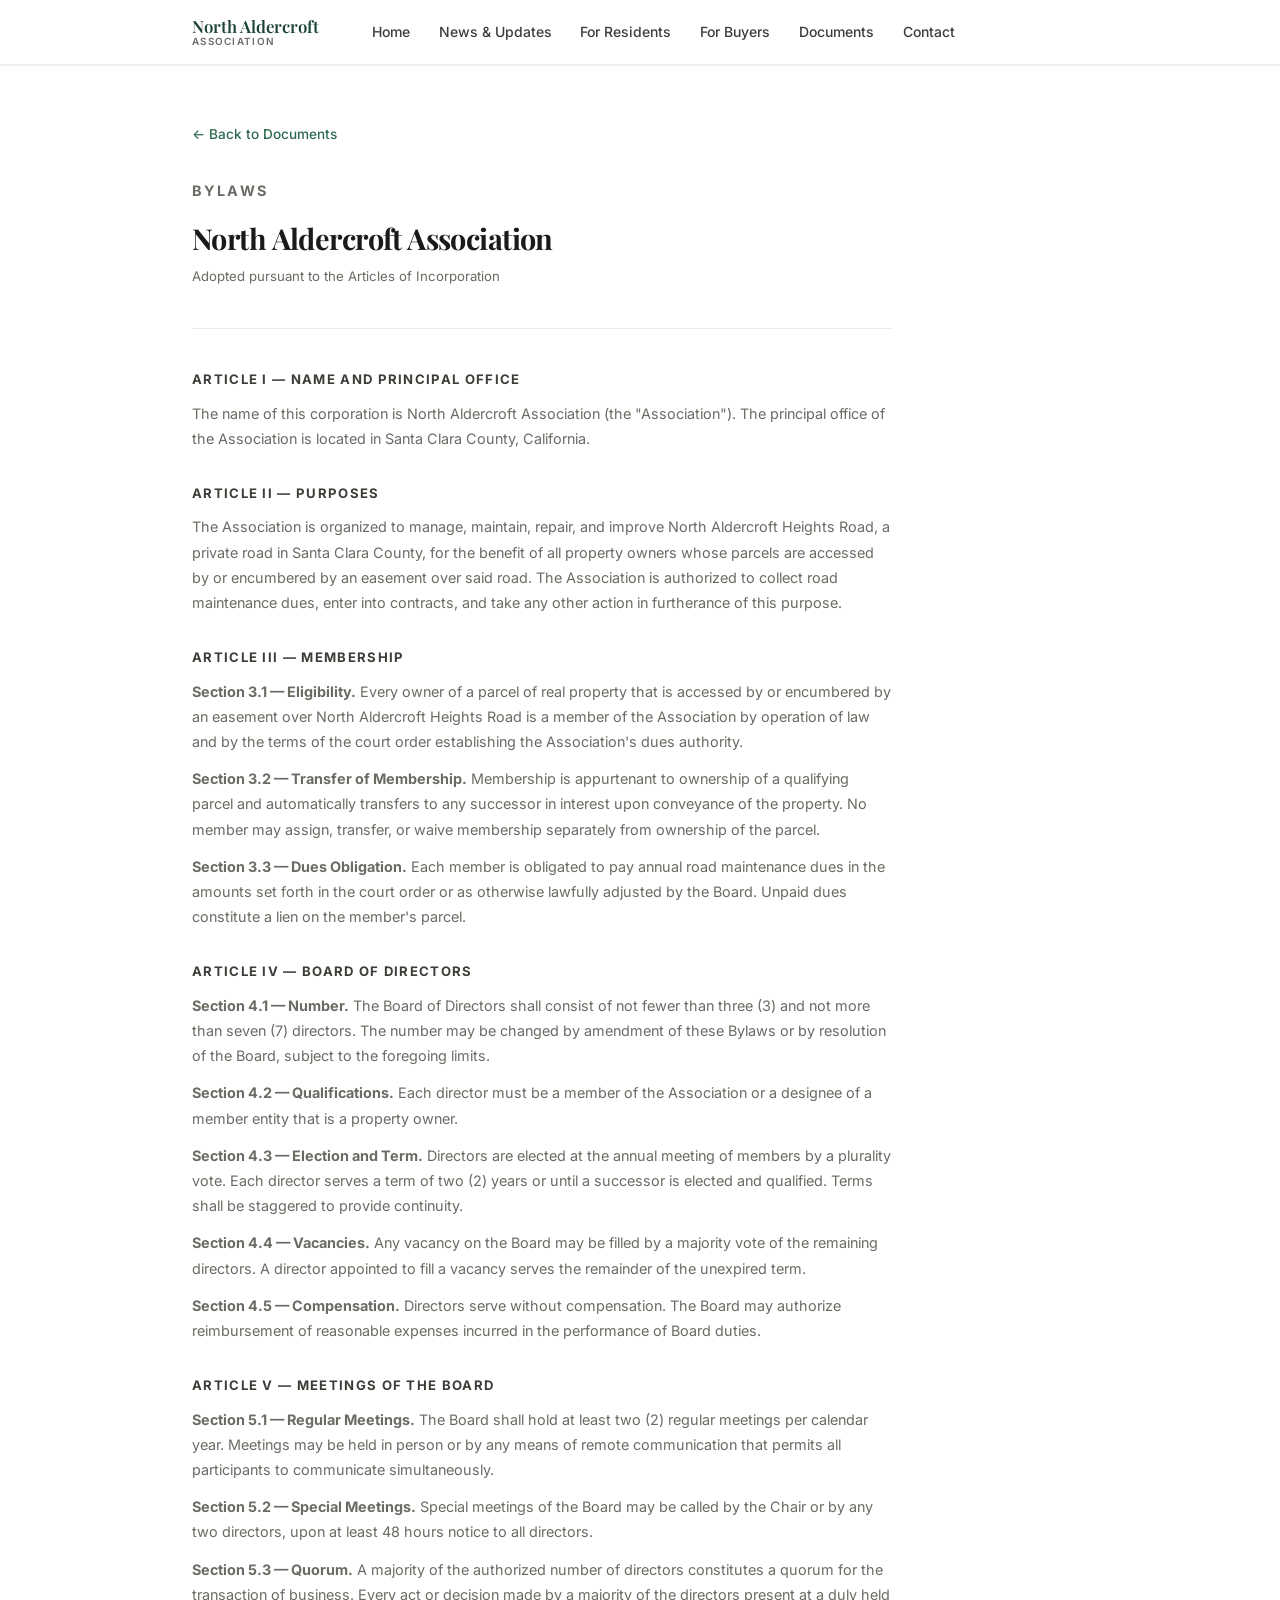
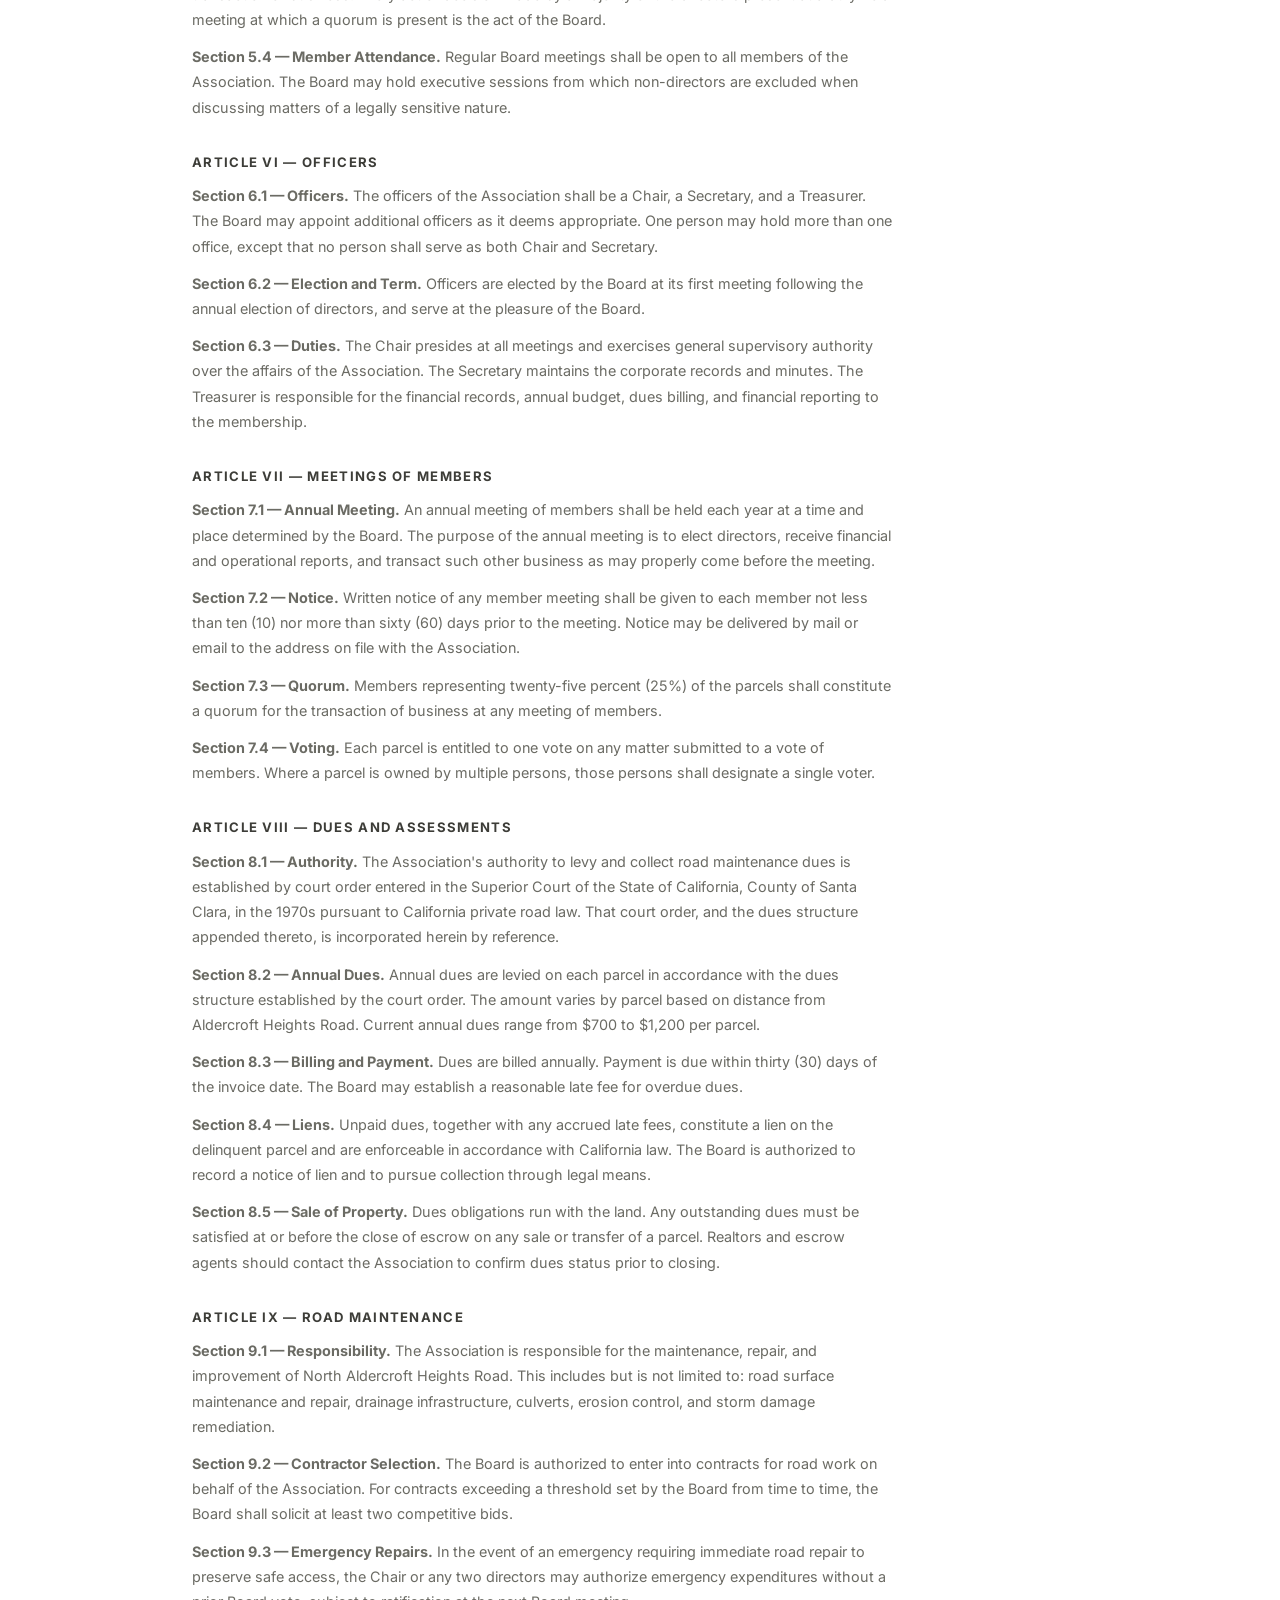
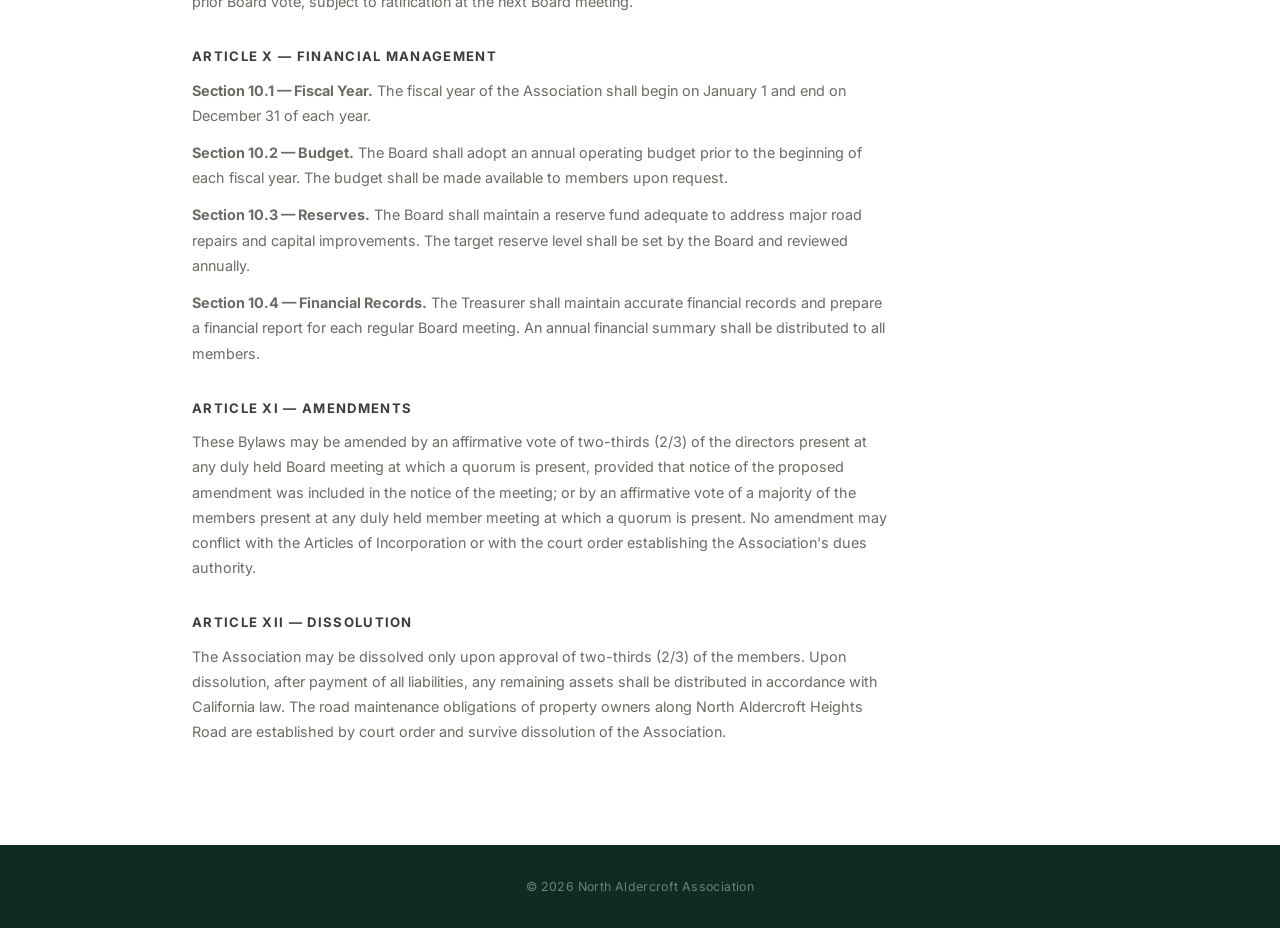
<file: docs/bylaws.html>
<!DOCTYPE html>
<html lang="en">
<head>
  <meta charset="UTF-8">
  <meta name="viewport" content="width=device-width, initial-scale=1.0">
  <title>Bylaws — North Aldercroft Association</title>
  <link rel="stylesheet" href="../css/style.css">
</head>
<body>

<header class="site-header">
  <div class="header-inner">
    <a class="logo" href="../index.html">
      <span class="logo-primary">North Aldercroft</span>
      <span class="logo-secondary">Association</span>
    </a>
    <nav aria-label="Main navigation">
      <ul>
        <li><a href="../index.html">Home</a></li>
        <li><a href="../news.html">News &amp; Updates</a></li>
        <li><a href="../residents.html">For Residents</a></li>
        <li><a href="../buyers.html">For Buyers</a></li>
        <li><a href="../documents.html">Documents</a></li>
        <li><a href="../contact.html">Contact</a></li>
      </ul>
    </nav>
    <button class="nav-toggle" aria-label="Open navigation" aria-expanded="false"><span></span><span></span><span></span></button>
  </div>
</header>

<main>
  <div class="legal-doc">

    <a class="back-link" href="../documents.html">&larr; Back to Documents</a>

    <div class="legal-doc-header">
      <p class="legal-doc-type">Bylaws</p>
      <h1>North Aldercroft Association</h1>
      <p class="meta">Adopted pursuant to the Articles of Incorporation</p>
    </div>

    <h2>Article I — Name and Principal Office</h2>
    <p>The name of this corporation is North Aldercroft Association (the "Association"). The principal office of the Association is located in Santa Clara County, California.</p>

    <h2>Article II — Purposes</h2>
    <p>The Association is organized to manage, maintain, repair, and improve North Aldercroft Heights Road, a private road in Santa Clara County, for the benefit of all property owners whose parcels are accessed by or encumbered by an easement over said road. The Association is authorized to collect road maintenance dues, enter into contracts, and take any other action in furtherance of this purpose.</p>

    <h2>Article III — Membership</h2>
    <p><strong>Section 3.1 — Eligibility.</strong> Every owner of a parcel of real property that is accessed by or encumbered by an easement over North Aldercroft Heights Road is a member of the Association by operation of law and by the terms of the court order establishing the Association's dues authority.</p>
    <p><strong>Section 3.2 — Transfer of Membership.</strong> Membership is appurtenant to ownership of a qualifying parcel and automatically transfers to any successor in interest upon conveyance of the property. No member may assign, transfer, or waive membership separately from ownership of the parcel.</p>
    <p><strong>Section 3.3 — Dues Obligation.</strong> Each member is obligated to pay annual road maintenance dues in the amounts set forth in the court order or as otherwise lawfully adjusted by the Board. Unpaid dues constitute a lien on the member's parcel.</p>

    <h2>Article IV — Board of Directors</h2>
    <p><strong>Section 4.1 — Number.</strong> The Board of Directors shall consist of not fewer than three (3) and not more than seven (7) directors. The number may be changed by amendment of these Bylaws or by resolution of the Board, subject to the foregoing limits.</p>
    <p><strong>Section 4.2 — Qualifications.</strong> Each director must be a member of the Association or a designee of a member entity that is a property owner.</p>
    <p><strong>Section 4.3 — Election and Term.</strong> Directors are elected at the annual meeting of members by a plurality vote. Each director serves a term of two (2) years or until a successor is elected and qualified. Terms shall be staggered to provide continuity.</p>
    <p><strong>Section 4.4 — Vacancies.</strong> Any vacancy on the Board may be filled by a majority vote of the remaining directors. A director appointed to fill a vacancy serves the remainder of the unexpired term.</p>
    <p><strong>Section 4.5 — Compensation.</strong> Directors serve without compensation. The Board may authorize reimbursement of reasonable expenses incurred in the performance of Board duties.</p>

    <h2>Article V — Meetings of the Board</h2>
    <p><strong>Section 5.1 — Regular Meetings.</strong> The Board shall hold at least two (2) regular meetings per calendar year. Meetings may be held in person or by any means of remote communication that permits all participants to communicate simultaneously.</p>
    <p><strong>Section 5.2 — Special Meetings.</strong> Special meetings of the Board may be called by the Chair or by any two directors, upon at least 48 hours notice to all directors.</p>
    <p><strong>Section 5.3 — Quorum.</strong> A majority of the authorized number of directors constitutes a quorum for the transaction of business. Every act or decision made by a majority of the directors present at a duly held meeting at which a quorum is present is the act of the Board.</p>
    <p><strong>Section 5.4 — Member Attendance.</strong> Regular Board meetings shall be open to all members of the Association. The Board may hold executive sessions from which non-directors are excluded when discussing matters of a legally sensitive nature.</p>

    <h2>Article VI — Officers</h2>
    <p><strong>Section 6.1 — Officers.</strong> The officers of the Association shall be a Chair, a Secretary, and a Treasurer. The Board may appoint additional officers as it deems appropriate. One person may hold more than one office, except that no person shall serve as both Chair and Secretary.</p>
    <p><strong>Section 6.2 — Election and Term.</strong> Officers are elected by the Board at its first meeting following the annual election of directors, and serve at the pleasure of the Board.</p>
    <p><strong>Section 6.3 — Duties.</strong> The Chair presides at all meetings and exercises general supervisory authority over the affairs of the Association. The Secretary maintains the corporate records and minutes. The Treasurer is responsible for the financial records, annual budget, dues billing, and financial reporting to the membership.</p>

    <h2>Article VII — Meetings of Members</h2>
    <p><strong>Section 7.1 — Annual Meeting.</strong> An annual meeting of members shall be held each year at a time and place determined by the Board. The purpose of the annual meeting is to elect directors, receive financial and operational reports, and transact such other business as may properly come before the meeting.</p>
    <p><strong>Section 7.2 — Notice.</strong> Written notice of any member meeting shall be given to each member not less than ten (10) nor more than sixty (60) days prior to the meeting. Notice may be delivered by mail or email to the address on file with the Association.</p>
    <p><strong>Section 7.3 — Quorum.</strong> Members representing twenty-five percent (25%) of the parcels shall constitute a quorum for the transaction of business at any meeting of members.</p>
    <p><strong>Section 7.4 — Voting.</strong> Each parcel is entitled to one vote on any matter submitted to a vote of members. Where a parcel is owned by multiple persons, those persons shall designate a single voter.</p>

    <h2>Article VIII — Dues and Assessments</h2>
    <p><strong>Section 8.1 — Authority.</strong> The Association's authority to levy and collect road maintenance dues is established by court order entered in the Superior Court of the State of California, County of Santa Clara, in the 1970s pursuant to California private road law. That court order, and the dues structure appended thereto, is incorporated herein by reference.</p>
    <p><strong>Section 8.2 — Annual Dues.</strong> Annual dues are levied on each parcel in accordance with the dues structure established by the court order. The amount varies by parcel based on distance from Aldercroft Heights Road. Current annual dues range from $700 to $1,200 per parcel.</p>
    <p><strong>Section 8.3 — Billing and Payment.</strong> Dues are billed annually. Payment is due within thirty (30) days of the invoice date. The Board may establish a reasonable late fee for overdue dues.</p>
    <p><strong>Section 8.4 — Liens.</strong> Unpaid dues, together with any accrued late fees, constitute a lien on the delinquent parcel and are enforceable in accordance with California law. The Board is authorized to record a notice of lien and to pursue collection through legal means.</p>
    <p><strong>Section 8.5 — Sale of Property.</strong> Dues obligations run with the land. Any outstanding dues must be satisfied at or before the close of escrow on any sale or transfer of a parcel. Realtors and escrow agents should contact the Association to confirm dues status prior to closing.</p>

    <h2>Article IX — Road Maintenance</h2>
    <p><strong>Section 9.1 — Responsibility.</strong> The Association is responsible for the maintenance, repair, and improvement of North Aldercroft Heights Road. This includes but is not limited to: road surface maintenance and repair, drainage infrastructure, culverts, erosion control, and storm damage remediation.</p>
    <p><strong>Section 9.2 — Contractor Selection.</strong> The Board is authorized to enter into contracts for road work on behalf of the Association. For contracts exceeding a threshold set by the Board from time to time, the Board shall solicit at least two competitive bids.</p>
    <p><strong>Section 9.3 — Emergency Repairs.</strong> In the event of an emergency requiring immediate road repair to preserve safe access, the Chair or any two directors may authorize emergency expenditures without a prior Board vote, subject to ratification at the next Board meeting.</p>

    <h2>Article X — Financial Management</h2>
    <p><strong>Section 10.1 — Fiscal Year.</strong> The fiscal year of the Association shall begin on January 1 and end on December 31 of each year.</p>
    <p><strong>Section 10.2 — Budget.</strong> The Board shall adopt an annual operating budget prior to the beginning of each fiscal year. The budget shall be made available to members upon request.</p>
    <p><strong>Section 10.3 — Reserves.</strong> The Board shall maintain a reserve fund adequate to address major road repairs and capital improvements. The target reserve level shall be set by the Board and reviewed annually.</p>
    <p><strong>Section 10.4 — Financial Records.</strong> The Treasurer shall maintain accurate financial records and prepare a financial report for each regular Board meeting. An annual financial summary shall be distributed to all members.</p>

    <h2>Article XI — Amendments</h2>
    <p>These Bylaws may be amended by an affirmative vote of two-thirds (2/3) of the directors present at any duly held Board meeting at which a quorum is present, provided that notice of the proposed amendment was included in the notice of the meeting; or by an affirmative vote of a majority of the members present at any duly held member meeting at which a quorum is present. No amendment may conflict with the Articles of Incorporation or with the court order establishing the Association's dues authority.</p>

    <h2>Article XII — Dissolution</h2>
    <p>The Association may be dissolved only upon approval of two-thirds (2/3) of the members. Upon dissolution, after payment of all liabilities, any remaining assets shall be distributed in accordance with California law. The road maintenance obligations of property owners along North Aldercroft Heights Road are established by court order and survive dissolution of the Association.</p>

  </div>
</main>

<footer>
  &copy; <script>document.write(new Date().getFullYear())</script> North Aldercroft Association
</footer>

<script src="../js/nav.js"></script>
</body>
</html>
</file>
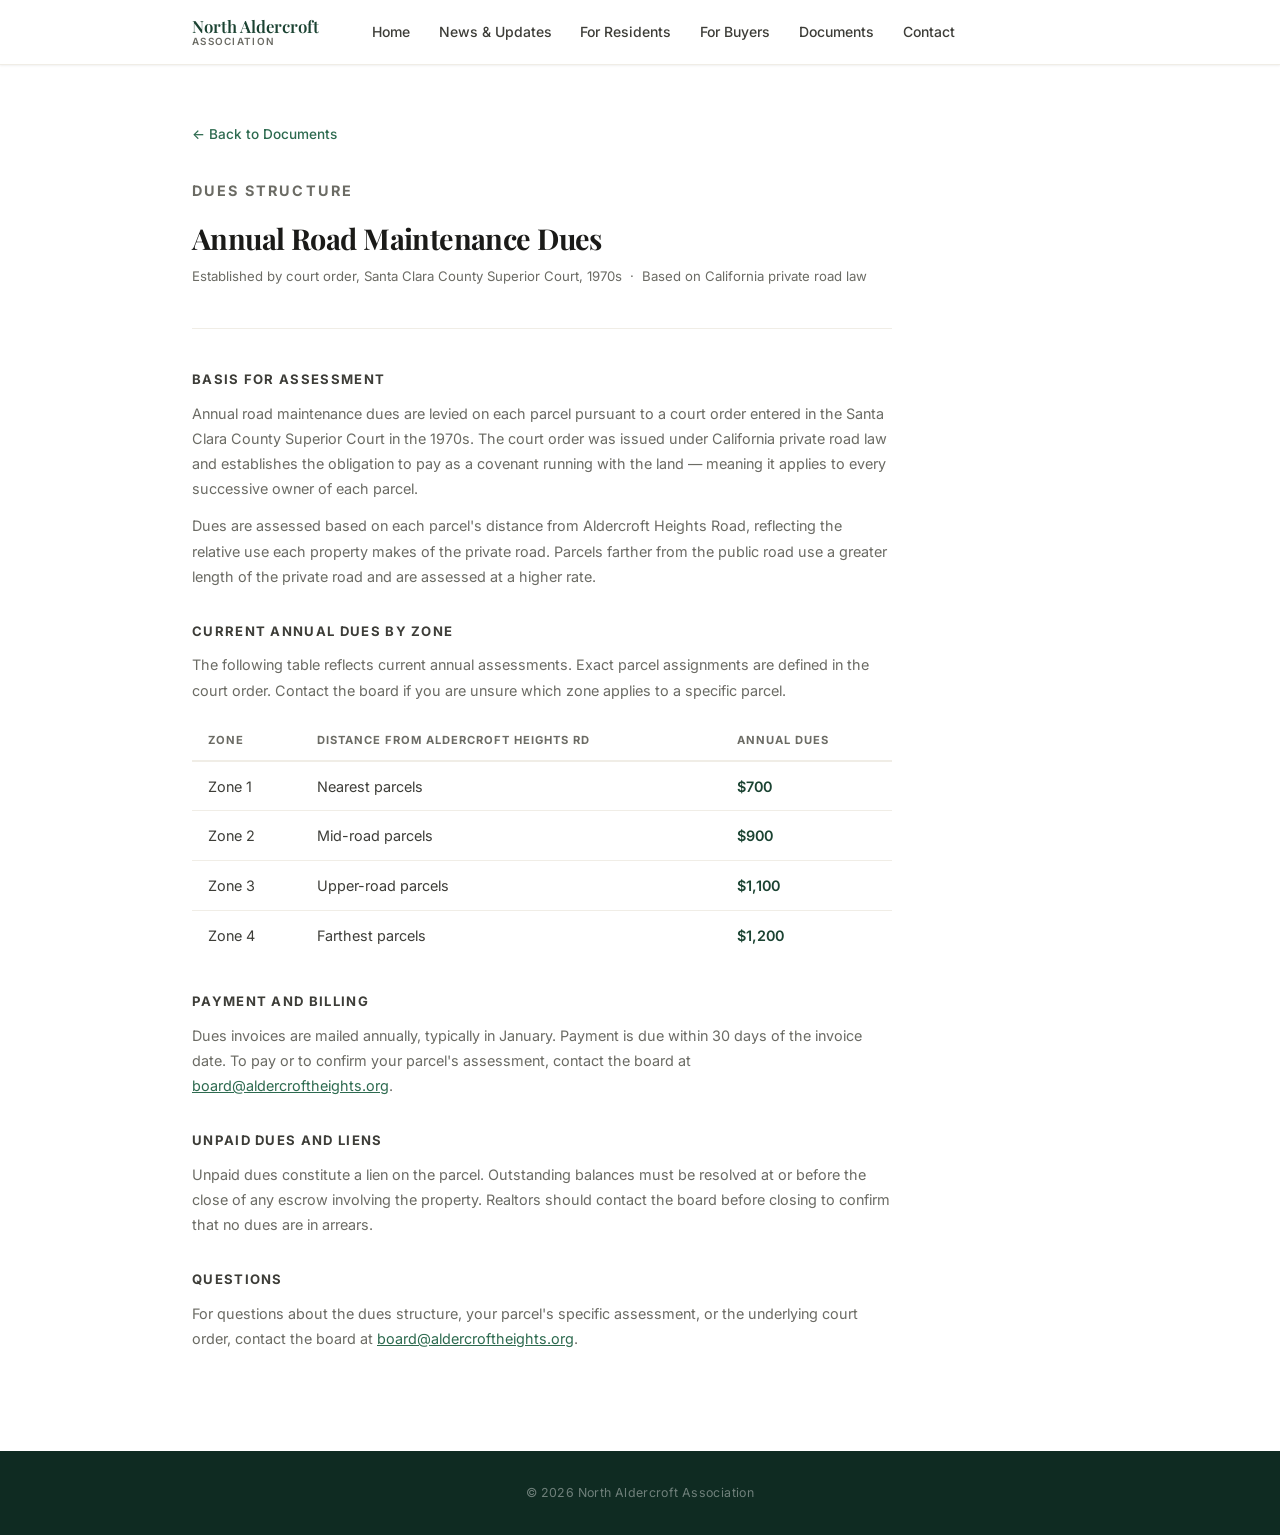
<file: docs/dues-structure.html>
<!DOCTYPE html>
<html lang="en">
<head>
  <meta charset="UTF-8">
  <meta name="viewport" content="width=device-width, initial-scale=1.0">
  <title>Dues Structure — North Aldercroft Association</title>
  <link rel="stylesheet" href="../css/style.css">
</head>
<body>

<header class="site-header">
  <div class="header-inner">
    <a class="logo" href="../index.html">
      <span class="logo-primary">North Aldercroft</span>
      <span class="logo-secondary">Association</span>
    </a>
    <nav aria-label="Main navigation">
      <ul>
        <li><a href="../index.html">Home</a></li>
        <li><a href="../news.html">News &amp; Updates</a></li>
        <li><a href="../residents.html">For Residents</a></li>
        <li><a href="../buyers.html">For Buyers</a></li>
        <li><a href="../documents.html">Documents</a></li>
        <li><a href="../contact.html">Contact</a></li>
      </ul>
    </nav>
    <button class="nav-toggle" aria-label="Open navigation" aria-expanded="false"><span></span><span></span><span></span></button>
  </div>
</header>

<main>
  <div class="legal-doc">

    <a class="back-link" href="../documents.html">&larr; Back to Documents</a>

    <div class="legal-doc-header">
      <p class="legal-doc-type">Dues Structure</p>
      <h1>Annual Road Maintenance Dues</h1>
      <p class="meta">Established by court order, Santa Clara County Superior Court, 1970s &nbsp;&middot;&nbsp; Based on California private road law</p>
    </div>

    <h2>Basis for Assessment</h2>
    <p>Annual road maintenance dues are levied on each parcel pursuant to a court order entered in the Santa Clara County Superior Court in the 1970s. The court order was issued under California private road law and establishes the obligation to pay as a covenant running with the land — meaning it applies to every successive owner of each parcel.</p>
    <p>Dues are assessed based on each parcel's distance from Aldercroft Heights Road, reflecting the relative use each property makes of the private road. Parcels farther from the public road use a greater length of the private road and are assessed at a higher rate.</p>

    <h2>Current Annual Dues by Zone</h2>
    <p>The following table reflects current annual assessments. Exact parcel assignments are defined in the court order. Contact the board if you are unsure which zone applies to a specific parcel.</p>

    <table class="dues-table">
      <thead>
        <tr>
          <th>Zone</th>
          <th>Distance from Aldercroft Heights Rd</th>
          <th>Annual Dues</th>
        </tr>
      </thead>
      <tbody>
        <tr>
          <td>Zone 1</td>
          <td>Nearest parcels</td>
          <td>$700</td>
        </tr>
        <tr>
          <td>Zone 2</td>
          <td>Mid-road parcels</td>
          <td>$900</td>
        </tr>
        <tr>
          <td>Zone 3</td>
          <td>Upper-road parcels</td>
          <td>$1,100</td>
        </tr>
        <tr>
          <td>Zone 4</td>
          <td>Farthest parcels</td>
          <td>$1,200</td>
        </tr>
      </tbody>
    </table>

    <h2>Payment and Billing</h2>
    <p>Dues invoices are mailed annually, typically in January. Payment is due within 30 days of the invoice date. To pay or to confirm your parcel's assessment, contact the board at <a href="mailto:board@aldercroftheights.org">board@aldercroftheights.org</a>.</p>

    <h2>Unpaid Dues and Liens</h2>
    <p>Unpaid dues constitute a lien on the parcel. Outstanding balances must be resolved at or before the close of any escrow involving the property. Realtors should contact the board before closing to confirm that no dues are in arrears.</p>

    <h2>Questions</h2>
    <p>For questions about the dues structure, your parcel's specific assessment, or the underlying court order, contact the board at <a href="mailto:board@aldercroftheights.org">board@aldercroftheights.org</a>.</p>

  </div>
</main>

<footer>
  &copy; <script>document.write(new Date().getFullYear())</script> North Aldercroft Association
</footer>

<script src="../js/nav.js"></script>
</body>
</html>
</file>
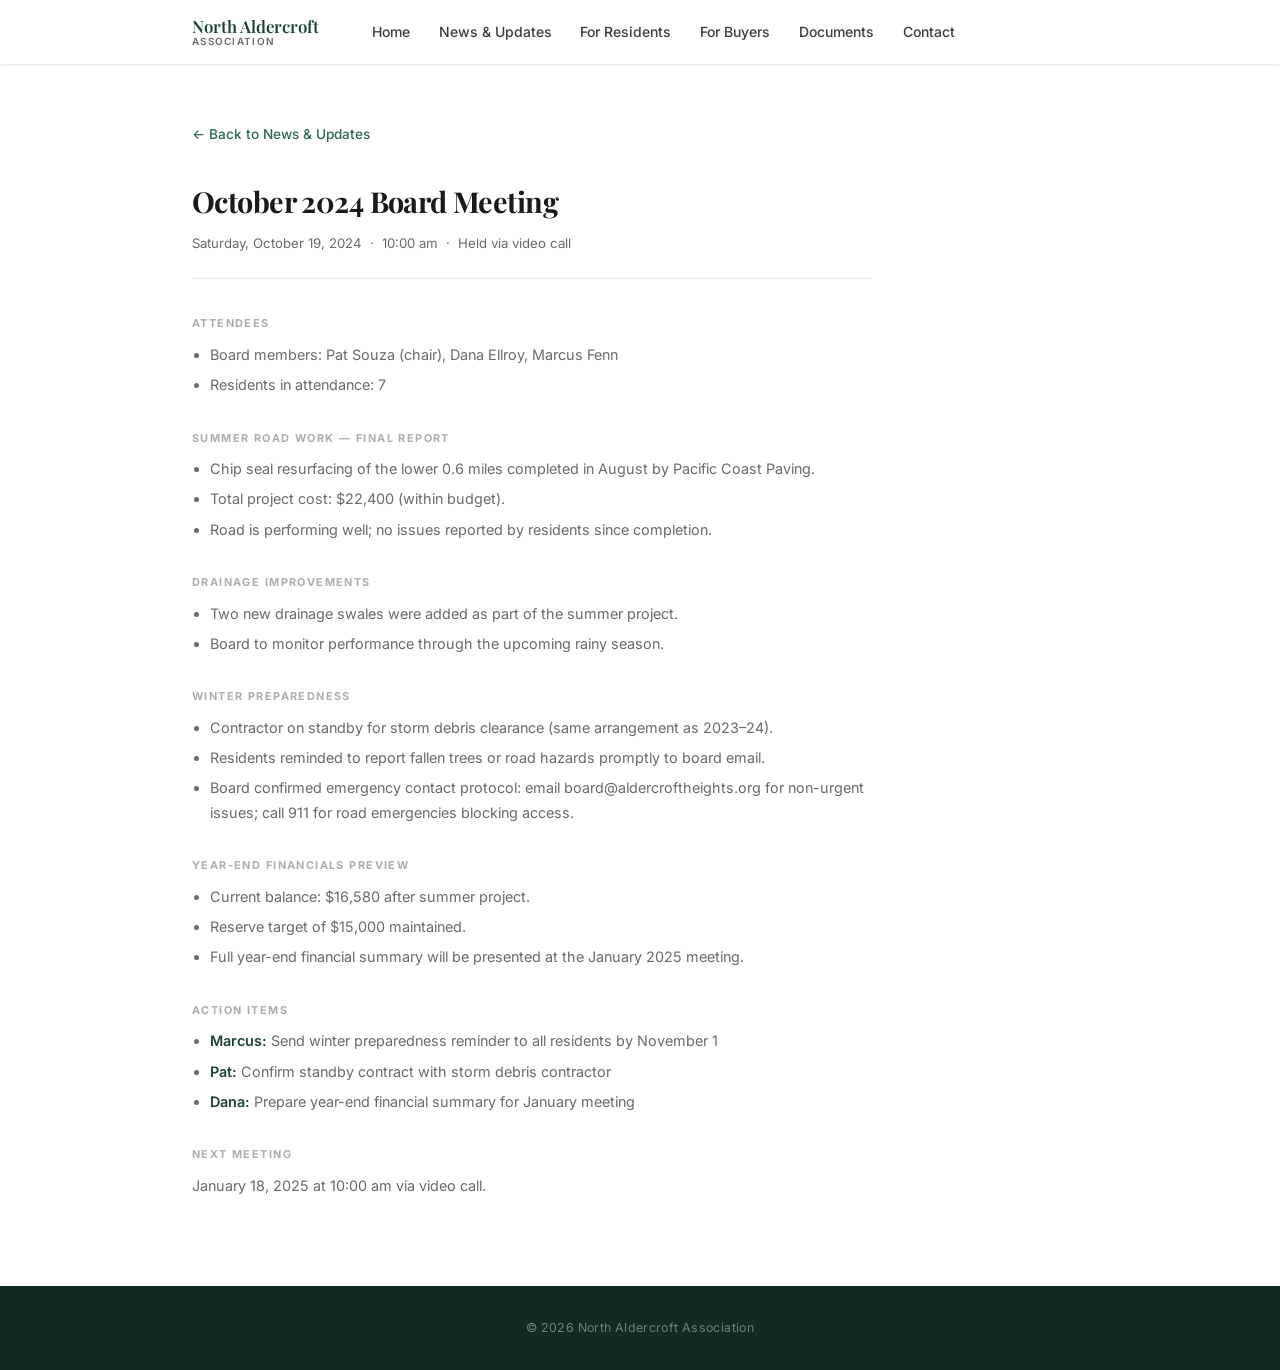
<file: minutes/2024-10.html>
<!DOCTYPE html>
<html lang="en">
<head>
  <meta charset="UTF-8">
  <meta name="viewport" content="width=device-width, initial-scale=1.0">
  <title>October 2024 Board Meeting — North Aldercroft Association</title>
  <link rel="stylesheet" href="../css/style.css">
</head>
<body>

<header class="site-header">
  <div class="header-inner">
    <a class="logo" href="../index.html">
      <span class="logo-primary">North Aldercroft</span>
      <span class="logo-secondary">Association</span>
    </a>
    <nav aria-label="Main navigation">
      <ul>
        <li><a href="../index.html">Home</a></li>
        <li><a href="../news.html">News &amp; Updates</a></li>
        <li><a href="../residents.html">For Residents</a></li>
        <li><a href="../buyers.html">For Buyers</a></li>
        <li><a href="../documents.html">Documents</a></li>
        <li><a href="../contact.html">Contact</a></li>
      </ul>
    </nav>
    <button class="nav-toggle" aria-label="Open navigation" aria-expanded="false"><span></span><span></span><span></span></button>
  </div>
</header>

<main>
  <div class="minutes-doc">

    <a class="back-link" href="../news.html#minutes">&larr; Back to News &amp; Updates</a>

    <h1>October 2024 Board Meeting</h1>
    <p class="meta">Saturday, October 19, 2024 &nbsp;&middot;&nbsp; 10:00 am &nbsp;&middot;&nbsp; Held via video call</p>

    <h2>Attendees</h2>
    <ul>
      <li>Board members: Pat Souza (chair), Dana Ellroy, Marcus Fenn</li>
      <li>Residents in attendance: 7</li>
    </ul>

    <h2>Summer Road Work — Final Report</h2>
    <ul>
      <li>Chip seal resurfacing of the lower 0.6 miles completed in August by Pacific Coast Paving.</li>
      <li>Total project cost: $22,400 (within budget).</li>
      <li>Road is performing well; no issues reported by residents since completion.</li>
    </ul>

    <h2>Drainage Improvements</h2>
    <ul>
      <li>Two new drainage swales were added as part of the summer project.</li>
      <li>Board to monitor performance through the upcoming rainy season.</li>
    </ul>

    <h2>Winter Preparedness</h2>
    <ul>
      <li>Contractor on standby for storm debris clearance (same arrangement as 2023–24).</li>
      <li>Residents reminded to report fallen trees or road hazards promptly to board email.</li>
      <li>Board confirmed emergency contact protocol: email board@aldercroftheights.org for non-urgent issues; call 911 for road emergencies blocking access.</li>
    </ul>

    <h2>Year-End Financials Preview</h2>
    <ul>
      <li>Current balance: $16,580 after summer project.</li>
      <li>Reserve target of $15,000 maintained.</li>
      <li>Full year-end financial summary will be presented at the January 2025 meeting.</li>
    </ul>

    <h2>Action Items</h2>
    <ul>
      <li><span class="action-item">Marcus:</span> Send winter preparedness reminder to all residents by November 1</li>
      <li><span class="action-item">Pat:</span> Confirm standby contract with storm debris contractor</li>
      <li><span class="action-item">Dana:</span> Prepare year-end financial summary for January meeting</li>
    </ul>

    <h2>Next Meeting</h2>
    <p>January 18, 2025 at 10:00 am via video call.</p>

  </div>
</main>

<footer>
  &copy; <script>document.write(new Date().getFullYear())</script> North Aldercroft Association
</footer>

<script src="../js/nav.js"></script>
</body>
</html>
</file>
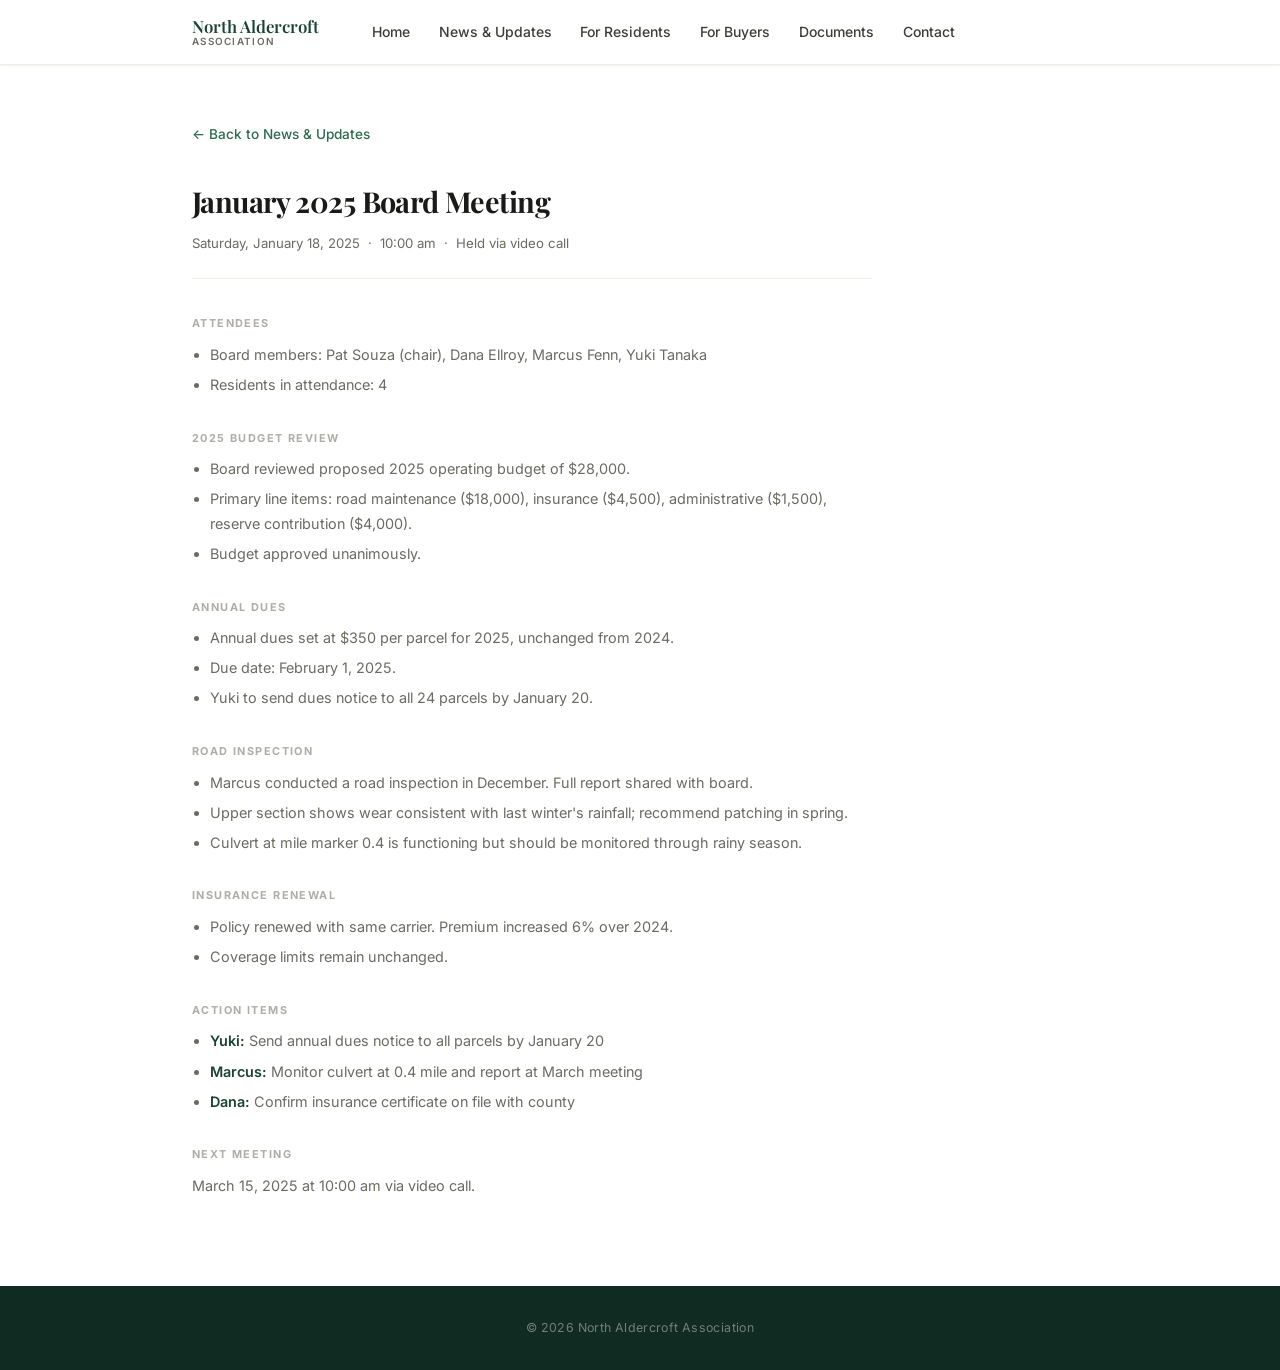
<file: minutes/2025-01.html>
<!DOCTYPE html>
<html lang="en">
<head>
  <meta charset="UTF-8">
  <meta name="viewport" content="width=device-width, initial-scale=1.0">
  <title>January 2025 Board Meeting — North Aldercroft Association</title>
  <link rel="stylesheet" href="../css/style.css">
</head>
<body>

<header class="site-header">
  <div class="header-inner">
    <a class="logo" href="../index.html">
      <span class="logo-primary">North Aldercroft</span>
      <span class="logo-secondary">Association</span>
    </a>
    <nav aria-label="Main navigation">
      <ul>
        <li><a href="../index.html">Home</a></li>
        <li><a href="../news.html">News &amp; Updates</a></li>
        <li><a href="../residents.html">For Residents</a></li>
        <li><a href="../buyers.html">For Buyers</a></li>
        <li><a href="../documents.html">Documents</a></li>
        <li><a href="../contact.html">Contact</a></li>
      </ul>
    </nav>
    <button class="nav-toggle" aria-label="Open navigation" aria-expanded="false"><span></span><span></span><span></span></button>
  </div>
</header>

<main>
  <div class="minutes-doc">

    <a class="back-link" href="../news.html#minutes">&larr; Back to News &amp; Updates</a>

    <h1>January 2025 Board Meeting</h1>
    <p class="meta">Saturday, January 18, 2025 &nbsp;&middot;&nbsp; 10:00 am &nbsp;&middot;&nbsp; Held via video call</p>

    <h2>Attendees</h2>
    <ul>
      <li>Board members: Pat Souza (chair), Dana Ellroy, Marcus Fenn, Yuki Tanaka</li>
      <li>Residents in attendance: 4</li>
    </ul>

    <h2>2025 Budget Review</h2>
    <ul>
      <li>Board reviewed proposed 2025 operating budget of $28,000.</li>
      <li>Primary line items: road maintenance ($18,000), insurance ($4,500), administrative ($1,500), reserve contribution ($4,000).</li>
      <li>Budget approved unanimously.</li>
    </ul>

    <h2>Annual Dues</h2>
    <ul>
      <li>Annual dues set at $350 per parcel for 2025, unchanged from 2024.</li>
      <li>Due date: February 1, 2025.</li>
      <li>Yuki to send dues notice to all 24 parcels by January 20.</li>
    </ul>

    <h2>Road Inspection</h2>
    <ul>
      <li>Marcus conducted a road inspection in December. Full report shared with board.</li>
      <li>Upper section shows wear consistent with last winter's rainfall; recommend patching in spring.</li>
      <li>Culvert at mile marker 0.4 is functioning but should be monitored through rainy season.</li>
    </ul>

    <h2>Insurance Renewal</h2>
    <ul>
      <li>Policy renewed with same carrier. Premium increased 6% over 2024.</li>
      <li>Coverage limits remain unchanged.</li>
    </ul>

    <h2>Action Items</h2>
    <ul>
      <li><span class="action-item">Yuki:</span> Send annual dues notice to all parcels by January 20</li>
      <li><span class="action-item">Marcus:</span> Monitor culvert at 0.4 mile and report at March meeting</li>
      <li><span class="action-item">Dana:</span> Confirm insurance certificate on file with county</li>
    </ul>

    <h2>Next Meeting</h2>
    <p>March 15, 2025 at 10:00 am via video call.</p>

  </div>
</main>

<footer>
  &copy; <script>document.write(new Date().getFullYear())</script> North Aldercroft Association
</footer>

<script src="../js/nav.js"></script>
</body>
</html>
</file>
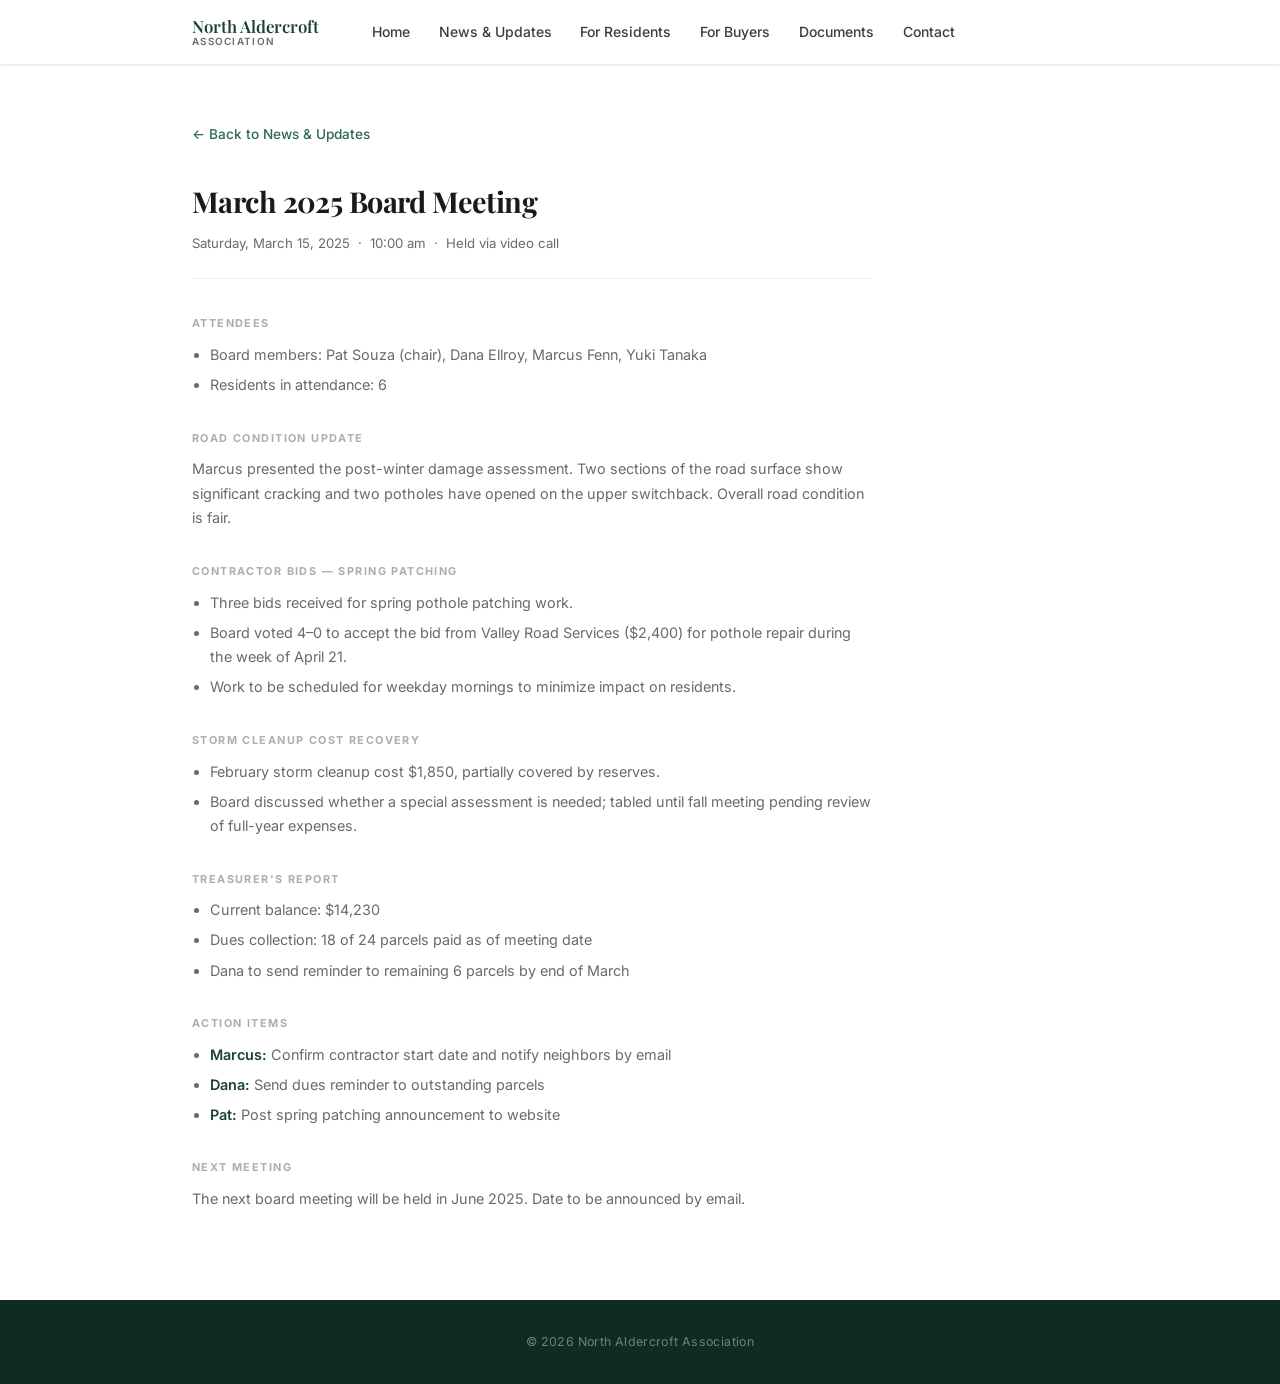
<file: minutes/2025-03.html>
<!DOCTYPE html>
<html lang="en">
<head>
  <meta charset="UTF-8">
  <meta name="viewport" content="width=device-width, initial-scale=1.0">
  <title>March 2025 Board Meeting — North Aldercroft Association</title>
  <link rel="stylesheet" href="../css/style.css">
</head>
<body>

<header class="site-header">
  <div class="header-inner">
    <a class="logo" href="../index.html">
      <span class="logo-primary">North Aldercroft</span>
      <span class="logo-secondary">Association</span>
    </a>
    <nav aria-label="Main navigation">
      <ul>
        <li><a href="../index.html">Home</a></li>
        <li><a href="../news.html">News &amp; Updates</a></li>
        <li><a href="../residents.html">For Residents</a></li>
        <li><a href="../buyers.html">For Buyers</a></li>
        <li><a href="../documents.html">Documents</a></li>
        <li><a href="../contact.html">Contact</a></li>
      </ul>
    </nav>
    <button class="nav-toggle" aria-label="Open navigation" aria-expanded="false"><span></span><span></span><span></span></button>
  </div>
</header>

<main>
  <div class="minutes-doc">

    <a class="back-link" href="../news.html#minutes">&larr; Back to News &amp; Updates</a>

    <h1>March 2025 Board Meeting</h1>
    <p class="meta">Saturday, March 15, 2025 &nbsp;&middot;&nbsp; 10:00 am &nbsp;&middot;&nbsp; Held via video call</p>

    <h2>Attendees</h2>
    <ul>
      <li>Board members: Pat Souza (chair), Dana Ellroy, Marcus Fenn, Yuki Tanaka</li>
      <li>Residents in attendance: 6</li>
    </ul>

    <h2>Road Condition Update</h2>
    <p>Marcus presented the post-winter damage assessment. Two sections of the road surface show significant cracking and two potholes have opened on the upper switchback. Overall road condition is fair.</p>

    <h2>Contractor Bids — Spring Patching</h2>
    <ul>
      <li>Three bids received for spring pothole patching work.</li>
      <li>Board voted 4–0 to accept the bid from Valley Road Services ($2,400) for pothole repair during the week of April 21.</li>
      <li>Work to be scheduled for weekday mornings to minimize impact on residents.</li>
    </ul>

    <h2>Storm Cleanup Cost Recovery</h2>
    <ul>
      <li>February storm cleanup cost $1,850, partially covered by reserves.</li>
      <li>Board discussed whether a special assessment is needed; tabled until fall meeting pending review of full-year expenses.</li>
    </ul>

    <h2>Treasurer's Report</h2>
    <ul>
      <li>Current balance: $14,230</li>
      <li>Dues collection: 18 of 24 parcels paid as of meeting date</li>
      <li>Dana to send reminder to remaining 6 parcels by end of March</li>
    </ul>

    <h2>Action Items</h2>
    <ul>
      <li><span class="action-item">Marcus:</span> Confirm contractor start date and notify neighbors by email</li>
      <li><span class="action-item">Dana:</span> Send dues reminder to outstanding parcels</li>
      <li><span class="action-item">Pat:</span> Post spring patching announcement to website</li>
    </ul>

    <h2>Next Meeting</h2>
    <p>The next board meeting will be held in June 2025. Date to be announced by email.</p>

  </div>
</main>

<footer>
  &copy; <script>document.write(new Date().getFullYear())</script> North Aldercroft Association
</footer>

<script src="../js/nav.js"></script>
</body>
</html>
</file>
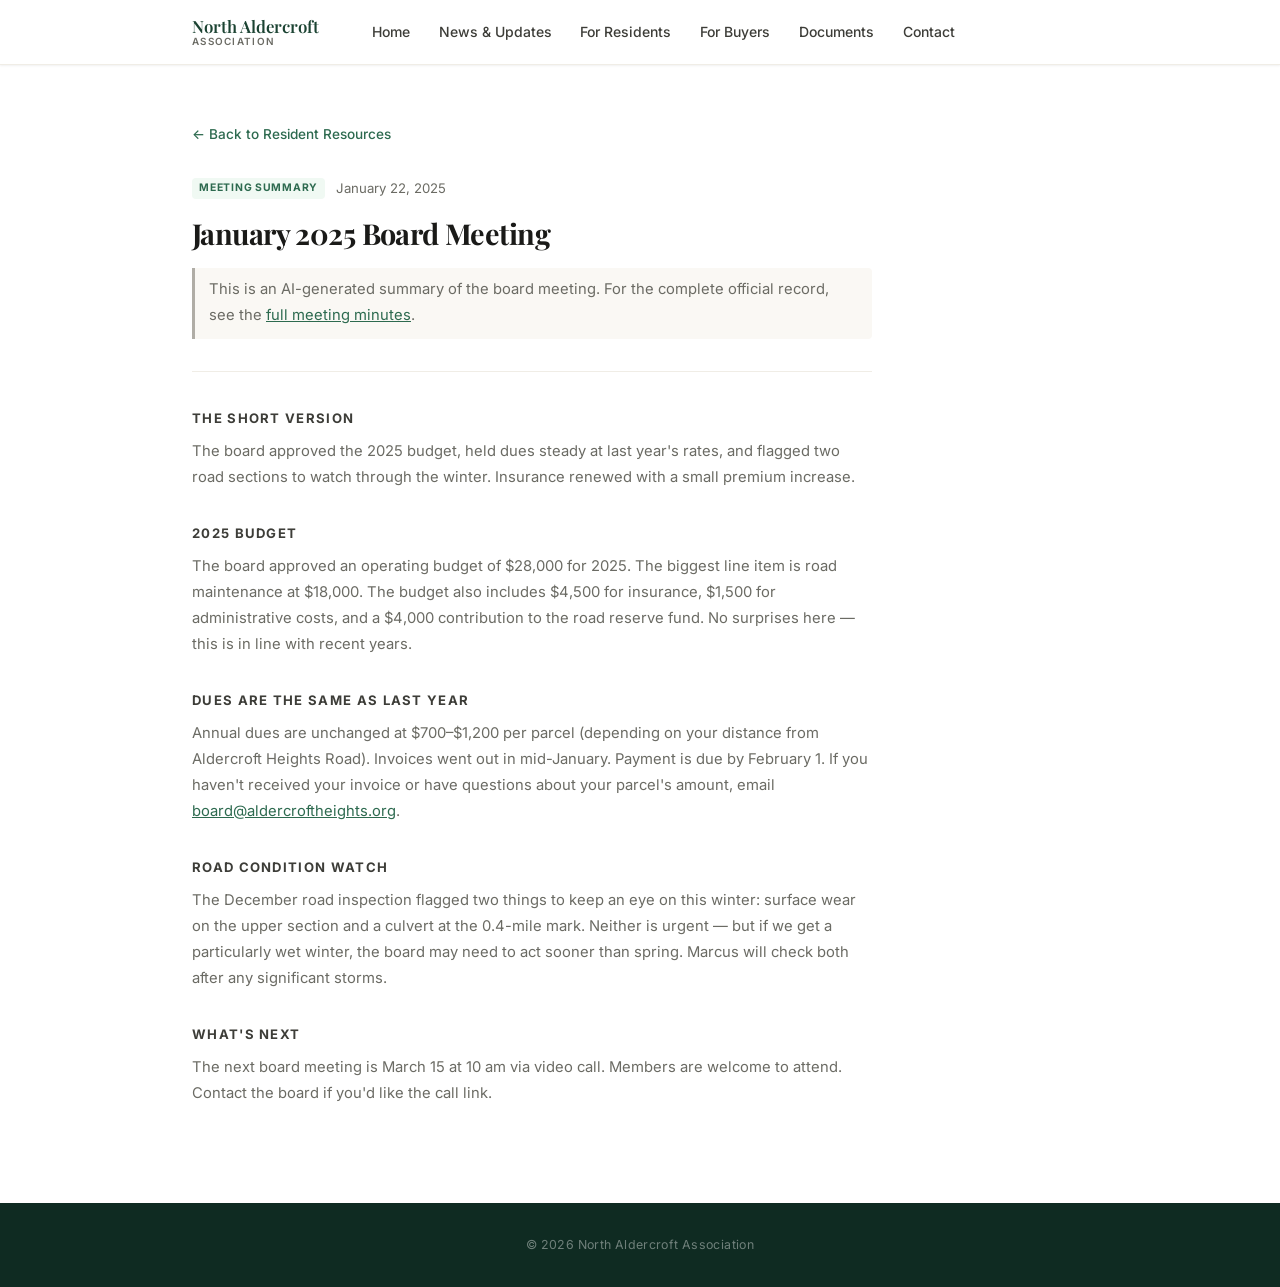
<file: updates/2025-01-summary.html>
<!DOCTYPE html>
<html lang="en">
<head>
  <meta charset="UTF-8">
  <meta name="viewport" content="width=device-width, initial-scale=1.0">
  <title>January 2025 Meeting Summary — North Aldercroft Association</title>
  <link rel="stylesheet" href="../css/style.css">
</head>
<body>

<header class="site-header">
  <div class="header-inner">
    <a class="logo" href="../index.html">
      <span class="logo-primary">North Aldercroft</span>
      <span class="logo-secondary">Association</span>
    </a>
    <nav aria-label="Main navigation">
      <ul>
        <li><a href="../index.html">Home</a></li>
        <li><a href="../news.html">News &amp; Updates</a></li>
        <li><a href="../residents.html">For Residents</a></li>
        <li><a href="../buyers.html">For Buyers</a></li>
        <li><a href="../documents.html">Documents</a></li>
        <li><a href="../contact.html">Contact</a></li>
      </ul>
    </nav>
    <button class="nav-toggle" aria-label="Open navigation" aria-expanded="false"><span></span><span></span><span></span></button>
  </div>
</header>

<main>
  <div class="update-doc">

    <a class="back-link" href="../residents.html">&larr; Back to Resident Resources</a>

    <div class="update-doc-header">
      <div class="update-meta-row">
        <span class="update-tag update-tag-summary">Meeting Summary</span>
        <span class="update-date">January 22, 2025</span>
      </div>
      <h1>January 2025 Board Meeting</h1>
      <p class="update-note">This is an AI-generated summary of the board meeting. For the complete official record, see the <a href="../minutes/2025-01.html">full meeting minutes</a>.</p>
    </div>

    <h2>The Short Version</h2>
    <p>The board approved the 2025 budget, held dues steady at last year's rates, and flagged two road sections to watch through the winter. Insurance renewed with a small premium increase.</p>

    <h2>2025 Budget</h2>
    <p>The board approved an operating budget of $28,000 for 2025. The biggest line item is road maintenance at $18,000. The budget also includes $4,500 for insurance, $1,500 for administrative costs, and a $4,000 contribution to the road reserve fund. No surprises here — this is in line with recent years.</p>

    <h2>Dues Are the Same as Last Year</h2>
    <p>Annual dues are unchanged at $700–$1,200 per parcel (depending on your distance from Aldercroft Heights Road). Invoices went out in mid-January. Payment is due by February 1. If you haven't received your invoice or have questions about your parcel's amount, email <a href="mailto:board@aldercroftheights.org">board@aldercroftheights.org</a>.</p>

    <h2>Road Condition Watch</h2>
    <p>The December road inspection flagged two things to keep an eye on this winter: surface wear on the upper section and a culvert at the 0.4-mile mark. Neither is urgent — but if we get a particularly wet winter, the board may need to act sooner than spring. Marcus will check both after any significant storms.</p>

    <h2>What's Next</h2>
    <p>The next board meeting is March 15 at 10 am via video call. Members are welcome to attend. Contact the board if you'd like the call link.</p>

  </div>
</main>

<footer>
  &copy; <script>document.write(new Date().getFullYear())</script> North Aldercroft Association
</footer>

<script src="../js/nav.js"></script>
</body>
</html>
</file>
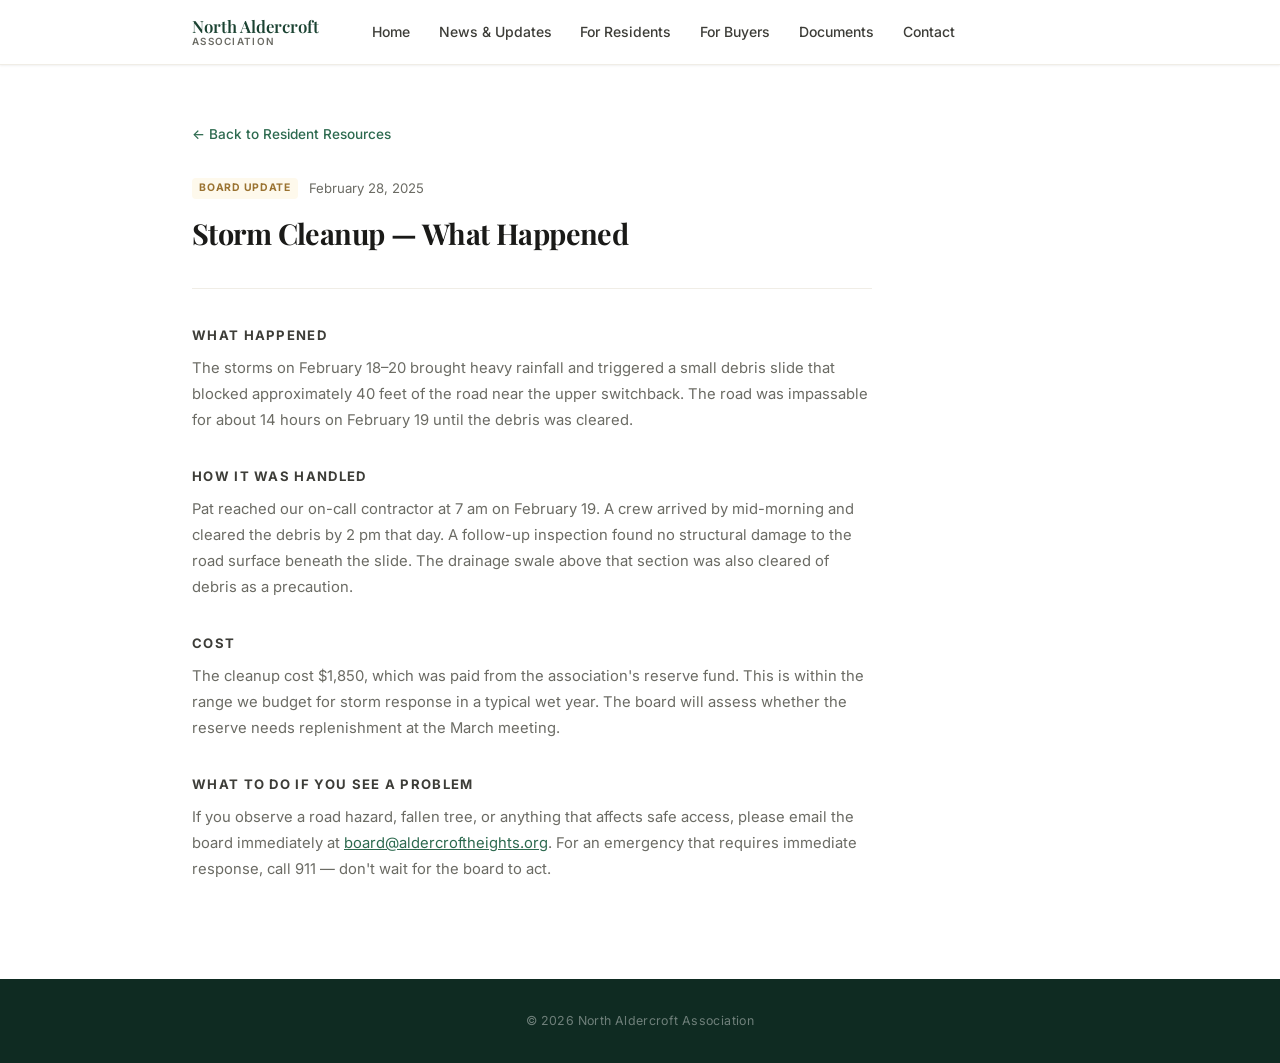
<file: updates/2025-02-storm.html>
<!DOCTYPE html>
<html lang="en">
<head>
  <meta charset="UTF-8">
  <meta name="viewport" content="width=device-width, initial-scale=1.0">
  <title>Storm Cleanup — What Happened — North Aldercroft Association</title>
  <link rel="stylesheet" href="../css/style.css">
</head>
<body>

<header class="site-header">
  <div class="header-inner">
    <a class="logo" href="../index.html">
      <span class="logo-primary">North Aldercroft</span>
      <span class="logo-secondary">Association</span>
    </a>
    <nav aria-label="Main navigation">
      <ul>
        <li><a href="../index.html">Home</a></li>
        <li><a href="../news.html">News &amp; Updates</a></li>
        <li><a href="../residents.html">For Residents</a></li>
        <li><a href="../buyers.html">For Buyers</a></li>
        <li><a href="../documents.html">Documents</a></li>
        <li><a href="../contact.html">Contact</a></li>
      </ul>
    </nav>
    <button class="nav-toggle" aria-label="Open navigation" aria-expanded="false"><span></span><span></span><span></span></button>
  </div>
</header>

<main>
  <div class="update-doc">

    <a class="back-link" href="../residents.html">&larr; Back to Resident Resources</a>

    <div class="update-doc-header">
      <div class="update-meta-row">
        <span class="update-tag update-tag-update">Board Update</span>
        <span class="update-date">February 28, 2025</span>
      </div>
      <h1>Storm Cleanup — What Happened</h1>
    </div>

    <h2>What Happened</h2>
    <p>The storms on February 18–20 brought heavy rainfall and triggered a small debris slide that blocked approximately 40 feet of the road near the upper switchback. The road was impassable for about 14 hours on February 19 until the debris was cleared.</p>

    <h2>How It Was Handled</h2>
    <p>Pat reached our on-call contractor at 7 am on February 19. A crew arrived by mid-morning and cleared the debris by 2 pm that day. A follow-up inspection found no structural damage to the road surface beneath the slide. The drainage swale above that section was also cleared of debris as a precaution.</p>

    <h2>Cost</h2>
    <p>The cleanup cost $1,850, which was paid from the association's reserve fund. This is within the range we budget for storm response in a typical wet year. The board will assess whether the reserve needs replenishment at the March meeting.</p>

    <h2>What to Do If You See a Problem</h2>
    <p>If you observe a road hazard, fallen tree, or anything that affects safe access, please email the board immediately at <a href="mailto:board@aldercroftheights.org">board@aldercroftheights.org</a>. For an emergency that requires immediate response, call 911 — don't wait for the board to act.</p>

  </div>
</main>

<footer>
  &copy; <script>document.write(new Date().getFullYear())</script> North Aldercroft Association
</footer>

<script src="../js/nav.js"></script>
</body>
</html>
</file>
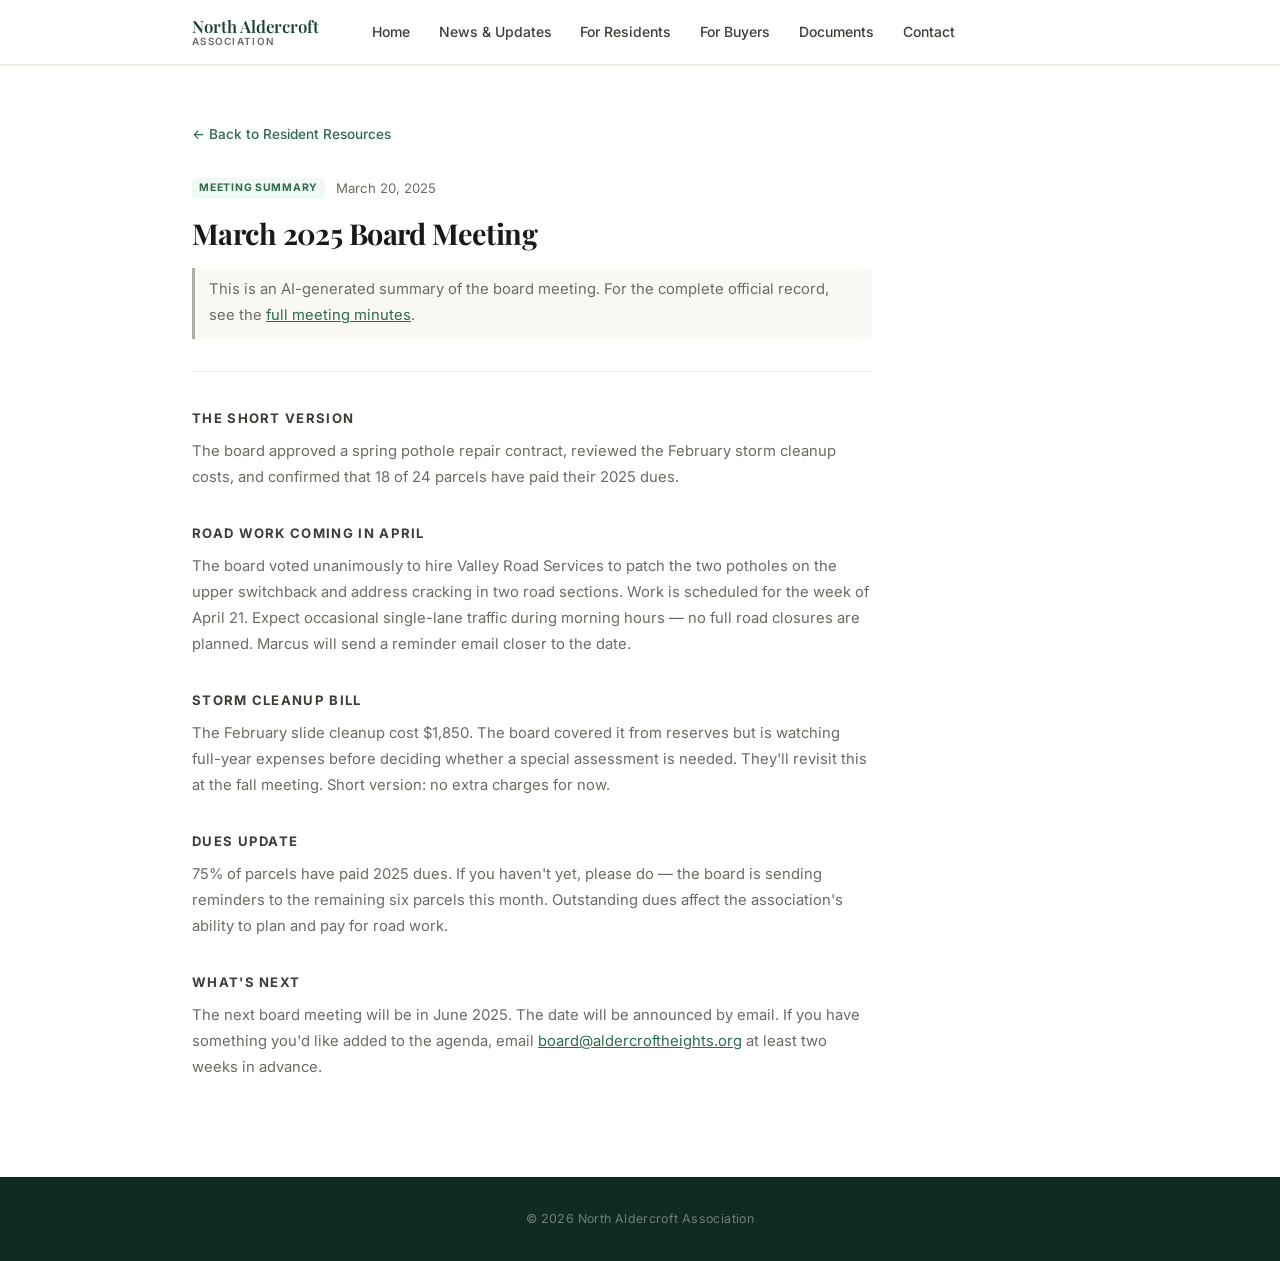
<file: updates/2025-03-summary.html>
<!DOCTYPE html>
<html lang="en">
<head>
  <meta charset="UTF-8">
  <meta name="viewport" content="width=device-width, initial-scale=1.0">
  <title>March 2025 Meeting Summary — North Aldercroft Association</title>
  <link rel="stylesheet" href="../css/style.css">
</head>
<body>

<header class="site-header">
  <div class="header-inner">
    <a class="logo" href="../index.html">
      <span class="logo-primary">North Aldercroft</span>
      <span class="logo-secondary">Association</span>
    </a>
    <nav aria-label="Main navigation">
      <ul>
        <li><a href="../index.html">Home</a></li>
        <li><a href="../news.html">News &amp; Updates</a></li>
        <li><a href="../residents.html">For Residents</a></li>
        <li><a href="../buyers.html">For Buyers</a></li>
        <li><a href="../documents.html">Documents</a></li>
        <li><a href="../contact.html">Contact</a></li>
      </ul>
    </nav>
    <button class="nav-toggle" aria-label="Open navigation" aria-expanded="false"><span></span><span></span><span></span></button>
  </div>
</header>

<main>
  <div class="update-doc">

    <a class="back-link" href="../residents.html">&larr; Back to Resident Resources</a>

    <div class="update-doc-header">
      <div class="update-meta-row">
        <span class="update-tag update-tag-summary">Meeting Summary</span>
        <span class="update-date">March 20, 2025</span>
      </div>
      <h1>March 2025 Board Meeting</h1>
      <p class="update-note">This is an AI-generated summary of the board meeting. For the complete official record, see the <a href="../minutes/2025-03.html">full meeting minutes</a>.</p>
    </div>

    <h2>The Short Version</h2>
    <p>The board approved a spring pothole repair contract, reviewed the February storm cleanup costs, and confirmed that 18 of 24 parcels have paid their 2025 dues.</p>

    <h2>Road Work Coming in April</h2>
    <p>The board voted unanimously to hire Valley Road Services to patch the two potholes on the upper switchback and address cracking in two road sections. Work is scheduled for the week of April 21. Expect occasional single-lane traffic during morning hours — no full road closures are planned. Marcus will send a reminder email closer to the date.</p>

    <h2>Storm Cleanup Bill</h2>
    <p>The February slide cleanup cost $1,850. The board covered it from reserves but is watching full-year expenses before deciding whether a special assessment is needed. They'll revisit this at the fall meeting. Short version: no extra charges for now.</p>

    <h2>Dues Update</h2>
    <p>75% of parcels have paid 2025 dues. If you haven't yet, please do — the board is sending reminders to the remaining six parcels this month. Outstanding dues affect the association's ability to plan and pay for road work.</p>

    <h2>What's Next</h2>
    <p>The next board meeting will be in June 2025. The date will be announced by email. If you have something you'd like added to the agenda, email <a href="mailto:board@aldercroftheights.org">board@aldercroftheights.org</a> at least two weeks in advance.</p>

  </div>
</main>

<footer>
  &copy; <script>document.write(new Date().getFullYear())</script> North Aldercroft Association
</footer>

<script src="../js/nav.js"></script>
</body>
</html>
</file>
<file: css/style.css>
@import url('https://fonts.googleapis.com/css2?family=Playfair+Display:wght@500;600;700&family=Inter:wght@400;500;600&display=swap');

:root {
  --forest-900: #0f2b22;
  --forest-800: #1b4332;
  --forest-700: #2d6a4f;
  --forest-600: #40916c;
  --forest-100: #d8f3dc;
  --forest-50:  #f0f9f3;

  --gold-500: #b5893a;

  --neutral-900: #1a1a18;
  --neutral-700: #3d3d38;
  --neutral-500: #6b6b64;
  --neutral-300: #b0ada6;
  --neutral-100: #f0ede6;
  --neutral-50:  #faf8f4;

  --white: #ffffff;

  --shadow-xs: 0 1px 2px rgba(0,0,0,0.06);
  --shadow-sm: 0 1px 4px rgba(0,0,0,0.08), 0 2px 8px rgba(0,0,0,0.05);
  --shadow-md: 0 4px 12px rgba(0,0,0,0.1), 0 2px 4px rgba(0,0,0,0.06);
  --shadow-lg: 0 12px 32px rgba(0,0,0,0.12), 0 4px 8px rgba(0,0,0,0.06);

  --radius-sm: 6px;
  --radius:    12px;
  --radius-lg: 18px;

  --max-width: 960px;

  --font-display: 'Playfair Display', Georgia, 'Times New Roman', serif;
  --font-body:    'Inter', system-ui, -apple-system, sans-serif;
}

/* ── Reset ── */
*, *::before, *::after { box-sizing: border-box; margin: 0; padding: 0; }

html { scroll-behavior: smooth; }

body {
  font-family: var(--font-body);
  color: var(--neutral-900);
  background: var(--white);
  line-height: 1.6;
  -webkit-font-smoothing: antialiased;
}

/* ── Hamburger button ── */
.nav-toggle {
  display: none;
  flex-direction: column;
  justify-content: space-between;
  width: 26px;
  height: 20px;
  background: none;
  border: none;
  cursor: pointer;
  padding: 0;
  margin-left: auto;
  flex-shrink: 0;
}

.nav-toggle span {
  display: block;
  width: 100%;
  height: 2px;
  background: var(--neutral-700);
  border-radius: 2px;
  transition: transform 0.22s ease, opacity 0.15s ease;
  transform-origin: center;
}

/* Three lines → X */
.nav-open .nav-toggle span:nth-child(1) { transform: translateY(9px) rotate(45deg); }
.nav-open .nav-toggle span:nth-child(2) { opacity: 0; transform: scaleX(0); }
.nav-open .nav-toggle span:nth-child(3) { transform: translateY(-9px) rotate(-45deg); }

/* ── Mobile nav dropdown ── */
@media (max-width: 800px) {
  .nav-toggle { display: flex; }

  nav {
    position: absolute;
    top: 100%;
    left: 0;
    right: 0;
    background: var(--white);
    border-top: 1px solid var(--neutral-100);
    box-shadow: var(--shadow-md);
    padding: 0.5rem 1.5rem 1rem;
    opacity: 0;
    visibility: hidden;
    transform: translateY(-6px);
    transition: opacity 0.18s ease, transform 0.18s ease, visibility 0.18s;
  }

  .nav-open nav {
    opacity: 1;
    visibility: visible;
    transform: translateY(0);
  }

  nav ul {
    flex-direction: column;
    gap: 0;
  }

  nav ul li a {
    padding: 0.7rem 0;
    font-size: 0.925rem;
    border-radius: 0;
    border-bottom: 1px solid var(--neutral-100);
    display: block;
  }

  nav ul li:last-child a { border-bottom: none; }

  .header-inner { padding: 0 1.5rem; height: 56px; }
}

/* ── Site Header ── */
.site-header {
  position: sticky;
  top: 0;
  z-index: 100;
  background: var(--white);
  border-bottom: 1px solid var(--neutral-100);
  box-shadow: var(--shadow-xs);
}

.header-inner {
  max-width: var(--max-width);
  margin: 0 auto;
  padding: 0 2rem;
  display: flex;
  align-items: center;
  justify-content: flex-start;
  height: 64px;
  gap: 2.5rem;
}

.logo {
  display: flex;
  flex-direction: column;
  text-decoration: none;
  line-height: 1.2;
}

.logo-primary {
  font-family: var(--font-display);
  font-size: 1.05rem;
  font-weight: 600;
  color: var(--forest-800);
}

.logo-secondary {
  font-size: 0.62rem;
  font-weight: 600;
  letter-spacing: 0.13em;
  text-transform: uppercase;
  color: var(--neutral-500);
}

nav ul { list-style: none; display: flex; align-items: center; gap: 0.2rem; }

nav ul li a {
  display: block;
  padding: 0.4rem 0.8rem;
  border-radius: var(--radius-sm);
  font-size: 0.875rem;
  font-weight: 500;
  color: var(--neutral-700);
  text-decoration: none;
  transition: color 0.15s, background 0.15s;
}

nav ul li a:hover              { color: var(--forest-800); background: var(--forest-50); }
nav ul li a[aria-current="page"]{ color: var(--forest-700); background: var(--forest-50); font-weight: 600; }

/* ── Hero (home) ── */
.hero {
  position: relative;
  background:
    radial-gradient(ellipse at 15% 60%, rgba(64,145,108,0.3) 0%, transparent 55%),
    radial-gradient(ellipse at 85% 15%, rgba(45,106,79,0.2) 0%, transparent 50%),
    var(--forest-800);
  color: var(--white);
  padding: 6rem 0 7rem;
  overflow: hidden;
}

/* Curved bottom wave */
.hero::after {
  content: '';
  position: absolute;
  bottom: -1px;
  left: 0;
  right: 0;
  height: 72px;
  background: var(--white);
  clip-path: ellipse(55% 100% at 50% 100%);
}

.hero-inner {
  max-width: var(--max-width);
  margin: 0 auto;
  padding: 0 2rem;
  position: relative;
  z-index: 1;
}

.hero-eyebrow {
  font-size: 0.72rem;
  font-weight: 600;
  letter-spacing: 0.15em;
  text-transform: uppercase;
  color: var(--forest-100);
  opacity: 0.75;
  margin-bottom: 1rem;
}

.hero h1 {
  font-family: var(--font-display);
  font-size: clamp(2.6rem, 6vw, 4.2rem);
  font-weight: 700;
  line-height: 1.05;
  letter-spacing: -0.025em;
  color: var(--white);
  margin-bottom: 1.25rem;
}

.hero-sub {
  font-size: 1.05rem;
  color: rgba(255,255,255,0.68);
  max-width: 500px;
  line-height: 1.65;
  margin-bottom: 2.25rem;
}

.hero-actions { display: flex; gap: 0.75rem; flex-wrap: wrap; }

.btn-primary {
  display: inline-flex;
  align-items: center;
  padding: 0.7rem 1.5rem;
  background: var(--white);
  color: var(--forest-800);
  font-size: 0.875rem;
  font-weight: 600;
  text-decoration: none;
  border-radius: var(--radius-sm);
  box-shadow: var(--shadow-md);
  transition: transform 0.15s, box-shadow 0.15s;
}

.btn-primary:hover { transform: translateY(-1px); box-shadow: var(--shadow-lg); }

.btn-ghost {
  display: inline-flex;
  align-items: center;
  padding: 0.7rem 1.5rem;
  background: rgba(255,255,255,0.1);
  border: 1px solid rgba(255,255,255,0.25);
  color: var(--white);
  font-size: 0.875rem;
  font-weight: 500;
  text-decoration: none;
  border-radius: var(--radius-sm);
  transition: background 0.15s;
}

.btn-ghost:hover { background: rgba(255,255,255,0.18); }

/* ── Page Header (inner pages) ── */
.page-header {
  background:
    radial-gradient(ellipse at 25% 70%, rgba(64,145,108,0.2) 0%, transparent 55%),
    var(--forest-800);
  padding: 3.5rem 0;
  color: var(--white);
}

.page-header-inner { max-width: var(--max-width); margin: 0 auto; padding: 0 2rem; }

.page-header h1 {
  font-family: var(--font-display);
  font-size: clamp(1.8rem, 4vw, 2.6rem);
  font-weight: 700;
  letter-spacing: -0.025em;
  line-height: 1.1;
}

/* ── Main ── */
main {
  max-width: var(--max-width);
  margin: 0 auto;
  padding: 3.5rem 2rem;
}

.section { margin-bottom: 3.5rem; }

/* ── Section headings ── */
.section-label {
  display: flex;
  align-items: center;
  gap: 0.65rem;
  margin-bottom: 1.5rem;
}

.section-label::before {
  content: '';
  display: block;
  width: 3px;
  height: 1.15rem;
  background: var(--forest-700);
  border-radius: 99px;
  flex-shrink: 0;
}

.section-label h2 {
  font-size: 1rem;
  font-weight: 600;
  letter-spacing: 0.01em;
  color: var(--neutral-900);
}

/* ── About ── */
.about-body {
  font-size: 1rem;
  color: var(--neutral-500);
  max-width: 640px;
  line-height: 1.8;
}
.about-body p + p { margin-top: 0.875rem; }

/* ── Cards ── */
.card-grid {
  display: grid;
  grid-template-columns: repeat(auto-fit, minmax(240px, 1fr));
  gap: 1.25rem;
}

.card {
  background: var(--white);
  border: 1px solid var(--neutral-100);
  border-radius: var(--radius);
  padding: 1.5rem;
  box-shadow: var(--shadow-sm);
  display: flex;
  flex-direction: column;
  transition: transform 0.2s, box-shadow 0.2s;
}

.card:hover { transform: translateY(-3px); box-shadow: var(--shadow-lg); }

.card-icon {
  width: 38px;
  height: 38px;
  background: var(--forest-50);
  border-radius: var(--radius-sm);
  margin-bottom: 1rem;
  display: flex;
  align-items: center;
  justify-content: center;
}

/* Simple CSS-drawn icons via pseudo-elements */
.card-icon-news::after    { content: ''; display: block; width: 14px; height: 12px; border: 2px solid var(--forest-700); border-radius: 2px; box-shadow: 0 2px 0 0 var(--forest-700); }
.card-icon-minutes::after { content: ''; display: block; width: 10px; height: 13px; border: 2px solid var(--forest-700); border-radius: 1px; border-top: 5px solid var(--forest-700); }
.card-icon-contact::after { content: ''; display: block; width: 14px; height: 10px; border: 2px solid var(--forest-700); border-radius: 2px; clip-path: polygon(0 0, 50% 55%, 100% 0, 100% 100%, 0 100%); background: var(--forest-700); border: none; }

.card h3 {
  font-size: 0.95rem;
  font-weight: 600;
  color: var(--neutral-900);
  margin-bottom: 0.4rem;
}

.card p { font-size: 0.875rem; color: var(--neutral-500); line-height: 1.65; flex: 1; }

.card-link {
  display: inline-flex;
  align-items: center;
  gap: 0.3rem;
  margin-top: 1.25rem;
  font-size: 0.825rem;
  font-weight: 600;
  color: var(--forest-700);
  text-decoration: none;
  transition: gap 0.15s;
}
.card-link:hover { gap: 0.5rem; }

/* ── Announcements ── */
.announcement-list { list-style: none; }

.announcement-list li {
  display: grid;
  grid-template-columns: 44px 1fr;
  gap: 0 1.25rem;
  padding: 1.25rem 0;
  border-bottom: 1px solid var(--neutral-100);
}
.announcement-list li:last-child { border-bottom: none; }

.ann-date-badge {
  display: flex;
  flex-direction: column;
  align-items: center;
  padding-top: 0.1rem;
}

.ann-date-badge .month {
  font-size: 0.58rem;
  font-weight: 700;
  letter-spacing: 0.09em;
  text-transform: uppercase;
  color: var(--forest-700);
}

.ann-date-badge .day {
  font-size: 1.4rem;
  font-weight: 700;
  color: var(--neutral-900);
  line-height: 1;
}

.ann-date-badge .year {
  font-size: 0.58rem;
  color: var(--neutral-300);
  margin-top: 1px;
}

.ann-title {
  font-size: 0.95rem;
  font-weight: 600;
  color: var(--neutral-900);
  margin-bottom: 0.3rem;
  line-height: 1.35;
}

.ann-body { font-size: 0.875rem; color: var(--neutral-500); line-height: 1.65; }

/* ── Minutes list ── */
.minutes-list { list-style: none; }

.minutes-list li {
  display: flex;
  align-items: center;
  justify-content: space-between;
  gap: 1rem;
  padding: 0.875rem 0;
  border-bottom: 1px solid var(--neutral-100);
}
.minutes-list li:last-child { border-bottom: none; }

.minutes-list a {
  font-size: 0.9rem;
  font-weight: 500;
  color: var(--forest-700);
  text-decoration: none;
  transition: color 0.15s;
}
.minutes-list a:hover { color: var(--forest-800); text-decoration: underline; }

.minutes-list .date {
  font-size: 0.775rem;
  color: var(--neutral-300);
  white-space: nowrap;
}

#minutes-loading { font-size: 0.875rem; color: var(--neutral-500); }

/* ── Minutes document page ── */
.minutes-doc { max-width: 680px; }

.back-link {
  display: inline-flex;
  align-items: center;
  gap: 0.35rem;
  margin-bottom: 2rem;
  font-size: 0.85rem;
  font-weight: 500;
  color: var(--forest-700);
  text-decoration: none;
  transition: gap 0.15s;
}
.back-link:hover { gap: 0.5rem; }

.minutes-doc h1 {
  font-family: var(--font-display);
  font-size: 1.8rem;
  color: var(--neutral-900);
  letter-spacing: -0.02em;
  margin-bottom: 0.3rem;
}

.minutes-doc .meta {
  font-size: 0.825rem;
  color: var(--neutral-500);
  margin-bottom: 2.25rem;
  padding-bottom: 1.5rem;
  border-bottom: 1px solid var(--neutral-100);
}

.minutes-doc h2 {
  font-size: 0.68rem;
  font-weight: 700;
  letter-spacing: 0.13em;
  text-transform: uppercase;
  color: var(--neutral-300);
  margin-top: 2rem;
  margin-bottom: 0.65rem;
}

.minutes-doc ul {
  margin-left: 1.1rem;
  font-size: 0.9rem;
  color: var(--neutral-500);
  line-height: 1.7;
}
.minutes-doc ul li { margin-bottom: 0.35rem; }

.minutes-doc p {
  font-size: 0.9rem;
  color: var(--neutral-500);
  line-height: 1.7;
  margin-top: 0.5rem;
}

.minutes-doc .action-item { color: var(--forest-800); font-weight: 600; }

/* ── Contact ── */
.contact-intro {
  font-size: 1rem;
  color: var(--neutral-500);
  line-height: 1.75;
  margin-bottom: 2rem;
  max-width: 480px;
}

.contact-card {
  display: inline-flex;
  flex-direction: column;
  gap: 0.35rem;
  background: var(--forest-50);
  border: 1px solid var(--forest-100);
  border-radius: var(--radius);
  padding: 1.5rem 2rem;
  box-shadow: var(--shadow-sm);
}

.contact-card .label {
  font-size: 0.68rem;
  font-weight: 700;
  letter-spacing: 0.13em;
  text-transform: uppercase;
  color: var(--forest-600);
}

.contact-card a {
  font-size: 1.05rem;
  font-weight: 600;
  color: var(--forest-800);
  text-decoration: none;
}
.contact-card a:hover { text-decoration: underline; }

/* ── Document list (documents.html) ── */
.doc-list {
  list-style: none;
  border: 1px solid var(--neutral-100);
  border-radius: var(--radius);
  overflow: hidden;
}

.doc-list li {
  display: flex;
  align-items: center;
  justify-content: space-between;
  gap: 1.5rem;
  padding: 1.25rem 1.5rem;
  background: var(--white);
  border-bottom: 1px solid var(--neutral-100);
  transition: background 0.15s;
}

.doc-list li:last-child { border-bottom: none; }
.doc-list li:hover { background: var(--neutral-50); }

.doc-info h3 {
  font-size: 0.95rem;
  font-weight: 600;
  color: var(--neutral-900);
  margin-bottom: 0.2rem;
}

.doc-info p {
  font-size: 0.825rem;
  color: var(--neutral-500);
  line-height: 1.5;
}

.doc-link {
  font-size: 0.825rem;
  font-weight: 600;
  color: var(--forest-700);
  text-decoration: none;
  white-space: nowrap;
  flex-shrink: 0;
}

.doc-link:hover { text-decoration: underline; }

/* ── Legal document pages ── */
.legal-doc { max-width: 700px; }

.legal-doc-header {
  margin-bottom: 2.5rem;
  padding-bottom: 1.75rem;
  border-bottom: 1px solid var(--neutral-100);
}

.legal-doc-type {
  font-size: 0.68rem;
  font-weight: 700;
  letter-spacing: 0.15em;
  text-transform: uppercase;
  color: var(--forest-600);
  margin-bottom: 0.4rem;
}

.legal-doc h1 {
  font-family: var(--font-display);
  font-size: 1.8rem;
  color: var(--neutral-900);
  letter-spacing: -0.02em;
  margin-bottom: 0.25rem;
}

.legal-doc .meta {
  font-size: 0.825rem;
  color: var(--neutral-500);
}

.legal-doc h2 {
  font-size: 0.82rem;
  font-weight: 700;
  letter-spacing: 0.1em;
  text-transform: uppercase;
  color: var(--neutral-700);
  margin-top: 2rem;
  margin-bottom: 0.65rem;
}

.legal-doc p {
  font-size: 0.9rem;
  color: var(--neutral-500);
  line-height: 1.75;
  margin-bottom: 0.75rem;
}

.legal-doc p a { color: var(--forest-700); }
.legal-doc p a:hover { text-decoration: none; }

/* ── Dues table ── */
.dues-table {
  width: 100%;
  border-collapse: collapse;
  font-size: 0.9rem;
  margin: 1.25rem 0 1.75rem;
}

.dues-table th {
  text-align: left;
  font-size: 0.7rem;
  font-weight: 700;
  letter-spacing: 0.09em;
  text-transform: uppercase;
  color: var(--neutral-500);
  padding: 0.6rem 1rem;
  border-bottom: 2px solid var(--neutral-100);
}

.dues-table td {
  padding: 0.8rem 1rem;
  color: var(--neutral-700);
  border-bottom: 1px solid var(--neutral-100);
}

.dues-table td:last-child {
  font-weight: 600;
  color: var(--forest-800);
}

.dues-table tr:last-child td { border-bottom: none; }
.dues-table tr:hover td { background: var(--neutral-50); }

/* ── Prose (buyers page body text) ── */
.prose {
  font-size: 1rem;
  color: var(--neutral-500);
  line-height: 1.8;
  max-width: 640px;
}
.prose p + p { margin-top: 0.875rem; }

/* ── Callout box ── */
.callout {
  margin-top: 1.75rem;
  background: var(--forest-50);
  border: 1px solid var(--forest-100);
  border-left: 4px solid var(--forest-700);
  border-radius: var(--radius);
  padding: 1.5rem 1.75rem;
  max-width: 400px;
}

.callout-label {
  font-size: 0.68rem;
  font-weight: 700;
  letter-spacing: 0.13em;
  text-transform: uppercase;
  color: var(--forest-600);
  margin-bottom: 0.5rem;
}

.callout-amount {
  font-family: var(--font-display);
  font-size: 2rem;
  font-weight: 700;
  color: var(--forest-800);
  line-height: 1.1;
  margin-bottom: 0.75rem;
}

.callout-amount span {
  font-family: var(--font-body);
  font-size: 0.85rem;
  font-weight: 400;
  color: var(--neutral-500);
}

.callout p {
  font-size: 0.875rem;
  color: var(--neutral-500);
  line-height: 1.6;
}

/* ── Info list (buyers page) ── */
.info-list {
  margin-top: 0.875rem;
  margin-left: 0;
  list-style: none;
  max-width: 560px;
  display: flex;
  flex-direction: column;
  gap: 0.5rem;
}

.info-list li {
  display: flex;
  align-items: flex-start;
  gap: 0.65rem;
  font-size: 0.925rem;
  color: var(--neutral-700);
  line-height: 1.5;
}

.info-list li::before {
  content: '';
  display: block;
  width: 6px;
  height: 6px;
  border-radius: 50%;
  background: var(--forest-600);
  margin-top: 0.45em;
  flex-shrink: 0;
}

/* ── Payment methods (residents page) ── */
.payment-methods {
  display: grid;
  grid-template-columns: repeat(auto-fit, minmax(210px, 1fr));
  gap: 1rem;
  max-width: 520px;
}

.payment-method {
  background: var(--forest-50);
  border: 1px solid var(--forest-100);
  border-radius: var(--radius);
  padding: 1.25rem 1.5rem;
}

.pm-label {
  font-size: 0.68rem;
  font-weight: 700;
  letter-spacing: 0.13em;
  text-transform: uppercase;
  color: var(--forest-600);
  margin-bottom: 0.65rem;
}

.pm-detail {
  font-size: 0.875rem;
  color: var(--neutral-500);
  line-height: 1.65;
}

.pm-detail strong {
  display: block;
  font-weight: 600;
  color: var(--neutral-900);
  margin-bottom: 0.25rem;
}

/* ── Updates list (residents page) ── */
.updates-list { list-style: none; }

.updates-list li {
  display: flex;
  align-items: center;
  justify-content: space-between;
  gap: 1rem;
  padding: 0.875rem 0;
  border-bottom: 1px solid var(--neutral-100);
}

.updates-list li:last-child { border-bottom: none; }

.update-list-main {
  display: flex;
  align-items: center;
  gap: 0.6rem;
  flex-wrap: wrap;
  min-width: 0;
}

.updates-list a {
  font-size: 0.9rem;
  font-weight: 500;
  color: var(--forest-700);
  text-decoration: none;
  transition: color 0.15s;
}

.updates-list a:hover { color: var(--forest-800); text-decoration: underline; }

.updates-list .date {
  font-size: 0.775rem;
  color: var(--neutral-300);
  white-space: nowrap;
  flex-shrink: 0;
}

/* ── Update type tags ── */
.update-tag {
  display: inline-block;
  font-size: 0.65rem;
  font-weight: 700;
  letter-spacing: 0.07em;
  text-transform: uppercase;
  padding: 0.15rem 0.45rem;
  border-radius: 4px;
  white-space: nowrap;
  flex-shrink: 0;
}

.update-tag-summary { background: var(--forest-50);  color: var(--forest-700); }
.update-tag-update  { background: #fef9ec;            color: #9a7230; }

/* ── Update document pages ── */
.update-doc { max-width: 680px; }

.update-doc-header {
  margin-bottom: 2.25rem;
  padding-bottom: 1.5rem;
  border-bottom: 1px solid var(--neutral-100);
}

.update-meta-row {
  display: flex;
  align-items: center;
  gap: 0.65rem;
  margin-bottom: 0.65rem;
}

.update-date {
  font-size: 0.825rem;
  color: var(--neutral-500);
}

.update-doc h1 {
  font-family: var(--font-display);
  font-size: 1.8rem;
  color: var(--neutral-900);
  letter-spacing: -0.02em;
  margin-bottom: 0.5rem;
}

.update-note {
  font-size: 0.825rem;
  color: var(--neutral-500);
  background: var(--neutral-50);
  border-left: 3px solid var(--neutral-300);
  border-radius: 0 4px 4px 0;
  padding: 0.6rem 0.875rem;
  margin-top: 0.75rem;
}

.update-note a { color: var(--forest-700); }

.update-doc h2 {
  font-size: 0.82rem;
  font-weight: 700;
  letter-spacing: 0.1em;
  text-transform: uppercase;
  color: var(--neutral-700);
  margin-top: 2rem;
  margin-bottom: 0.65rem;
}

.update-doc p {
  font-size: 0.925rem;
  color: var(--neutral-500);
  line-height: 1.75;
  margin-bottom: 0.5rem;
}

.update-doc p a { color: var(--forest-700); }

/* ── Outline button ── */
.btn-outline {
  display: inline-flex;
  align-items: center;
  margin-top: 1.5rem;
  padding: 0.65rem 1.25rem;
  border: 1.5px solid var(--forest-700);
  border-radius: var(--radius-sm);
  font-size: 0.875rem;
  font-weight: 600;
  color: var(--forest-700);
  text-decoration: none;
  transition: background 0.15s, color 0.15s;
}

.btn-outline:hover {
  background: var(--forest-700);
  color: var(--white);
}

/* ── Footer ── */
footer {
  background: var(--forest-900);
  color: rgba(255,255,255,0.4);
  padding: 2rem;
  text-align: center;
  font-size: 0.775rem;
  letter-spacing: 0.03em;
  margin-top: 2rem;
}

/* ── Responsive ── */
@media (max-width: 600px) {
  .header-inner { padding: 0 1.25rem; height: 56px; }
  .hero { padding: 4rem 0 5rem; }
  .hero-inner { padding: 0 1.25rem; }
  .hero::after { height: 48px; }
  .page-header { padding: 2.5rem 0; }
  .page-header-inner { padding: 0 1.25rem; }
  main { padding: 2.5rem 1.25rem; }
  .announcement-list li { grid-template-columns: 1fr; }
  .ann-date-badge { flex-direction: row; align-items: baseline; gap: 0.3rem; margin-bottom: 0.4rem; }
  .ann-date-badge .day { font-size: 0.9rem; }
  .minutes-list li { flex-direction: column; align-items: flex-start; gap: 0.2rem; }
  nav ul li a { padding: 0.35rem 0.5rem; font-size: 0.825rem; }
}
</file>
